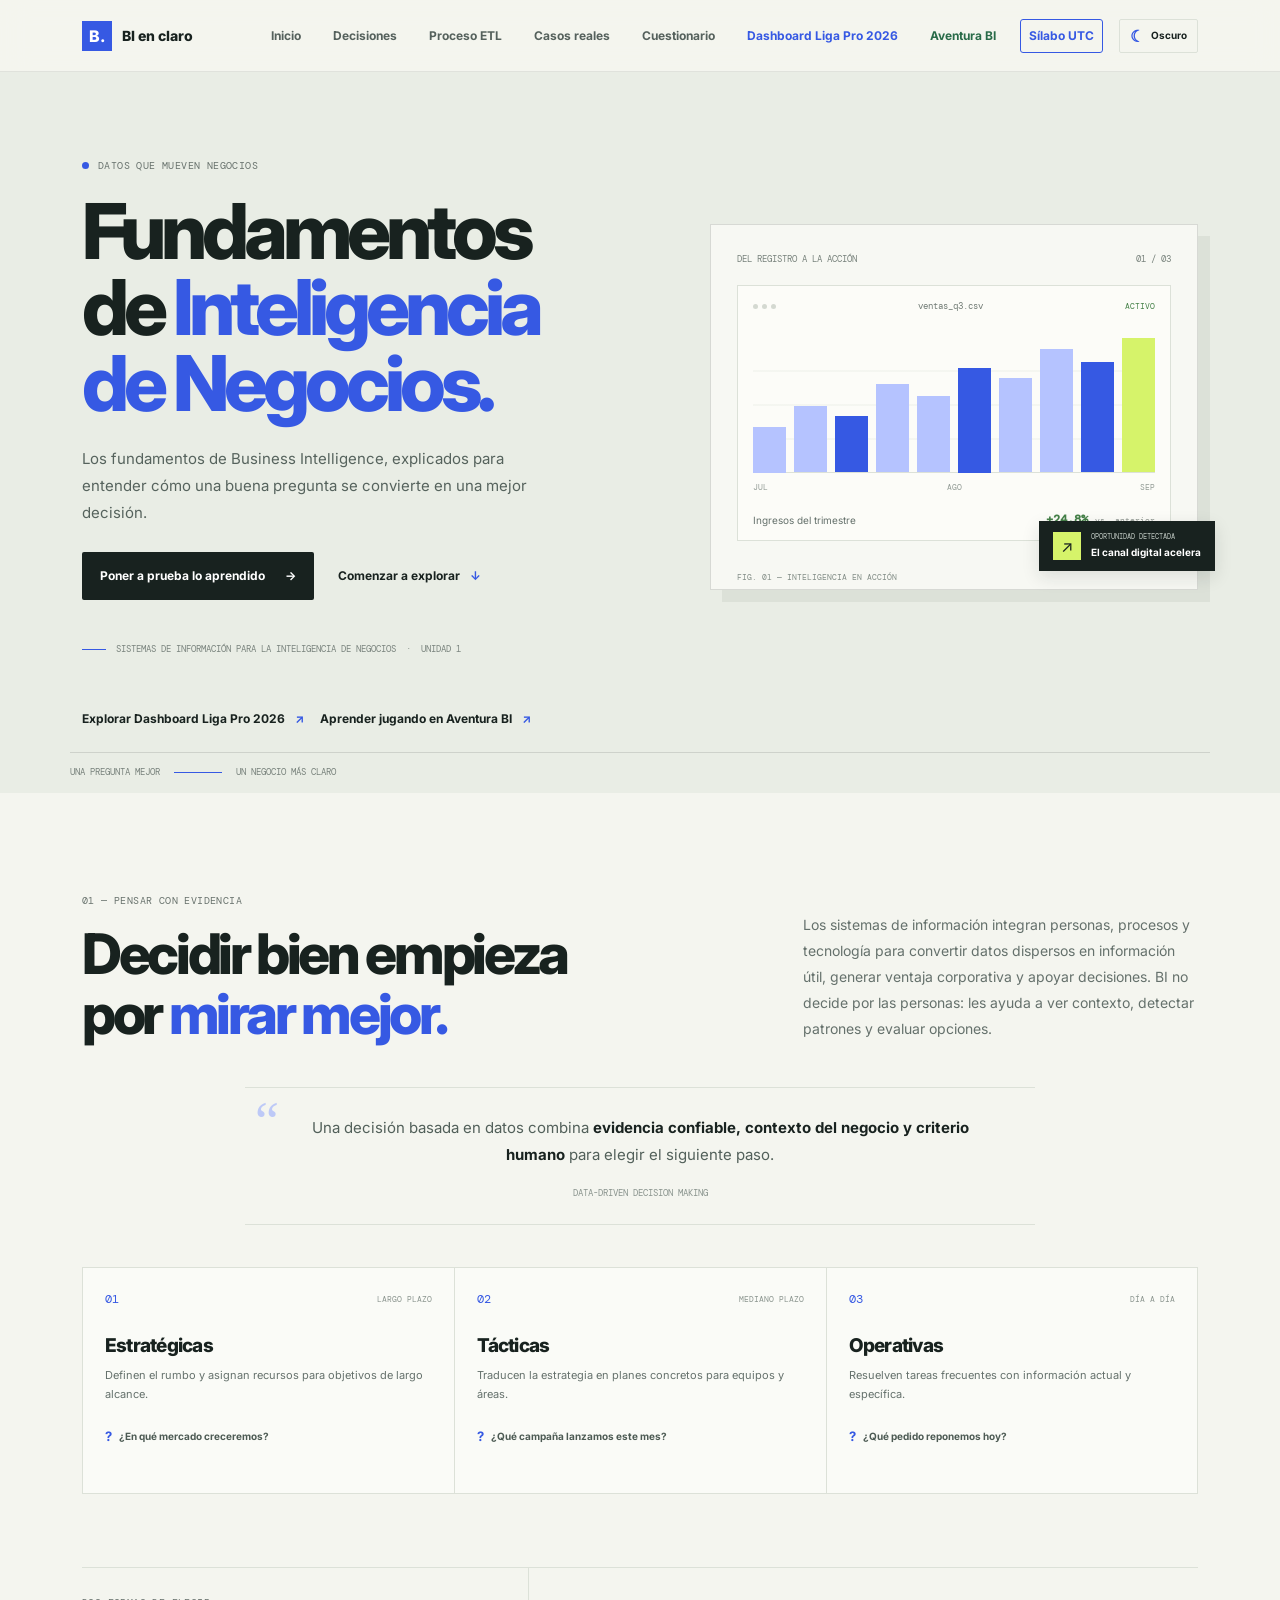
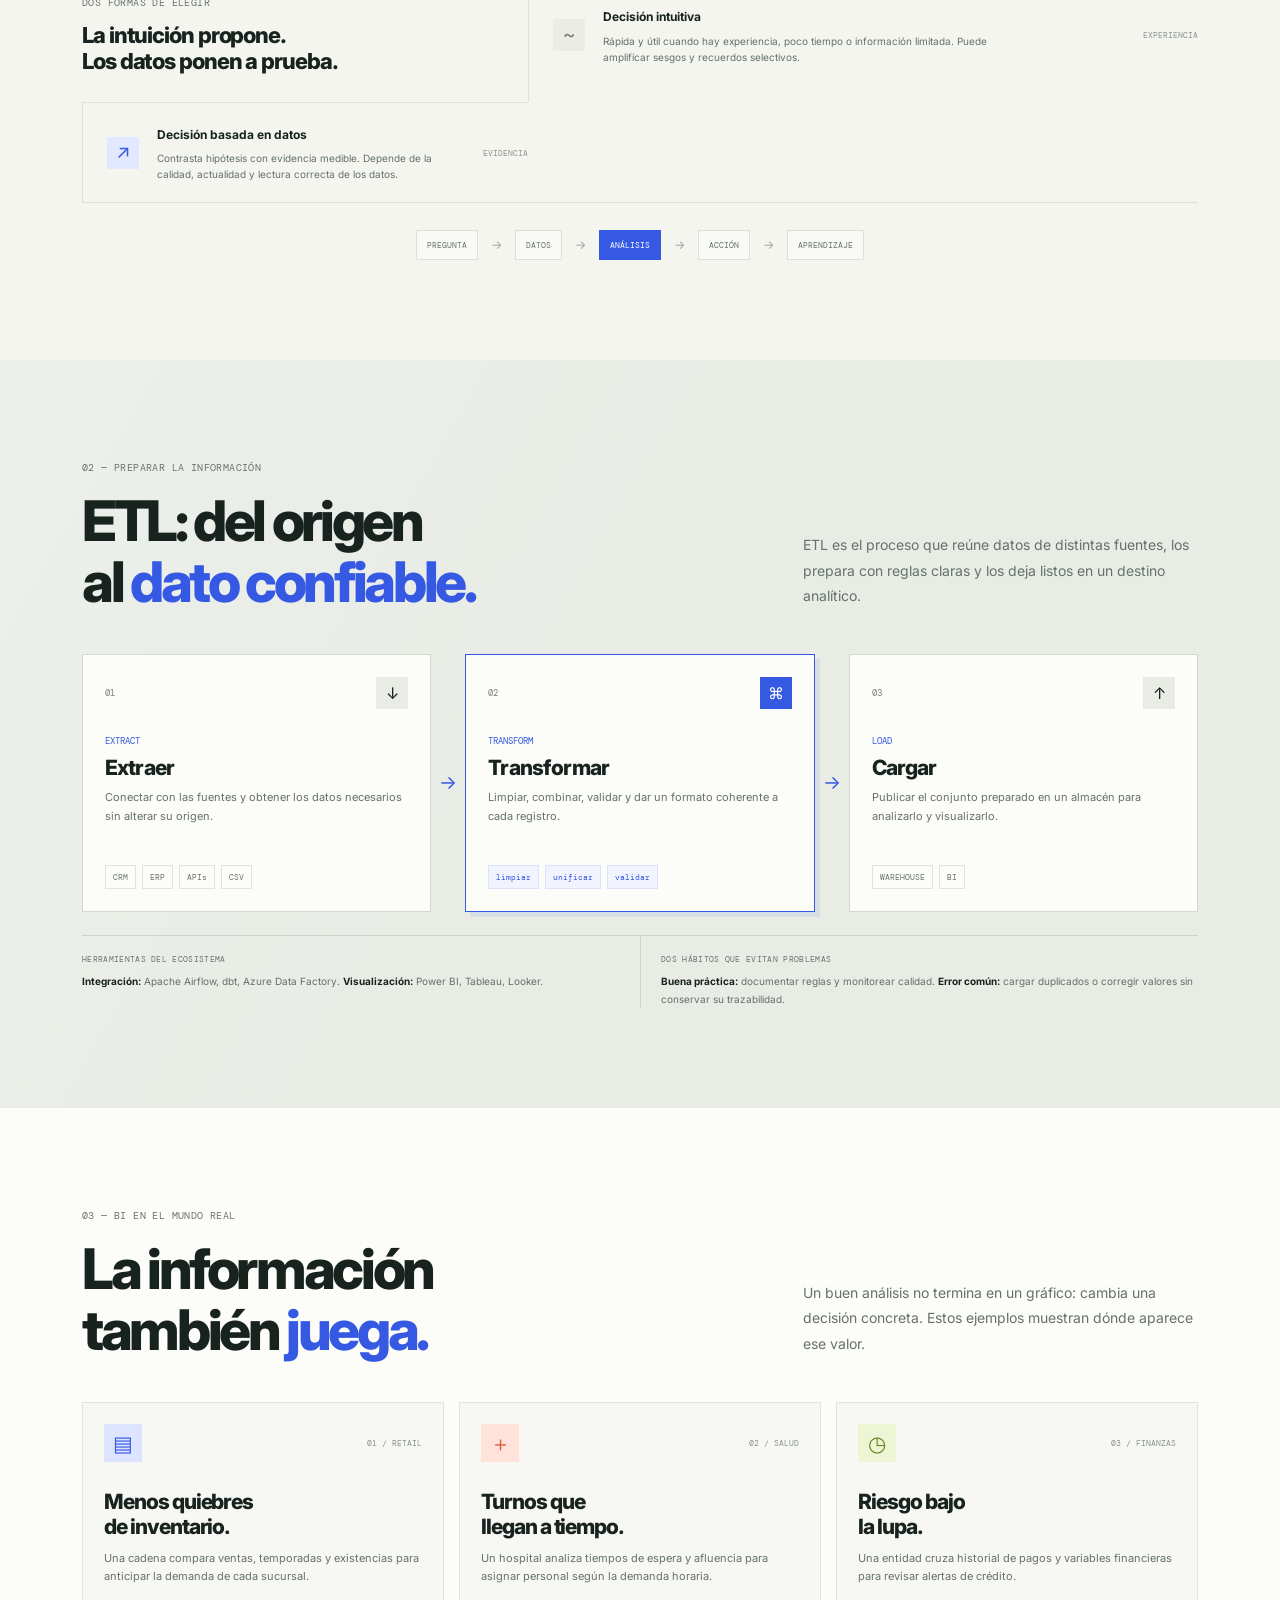
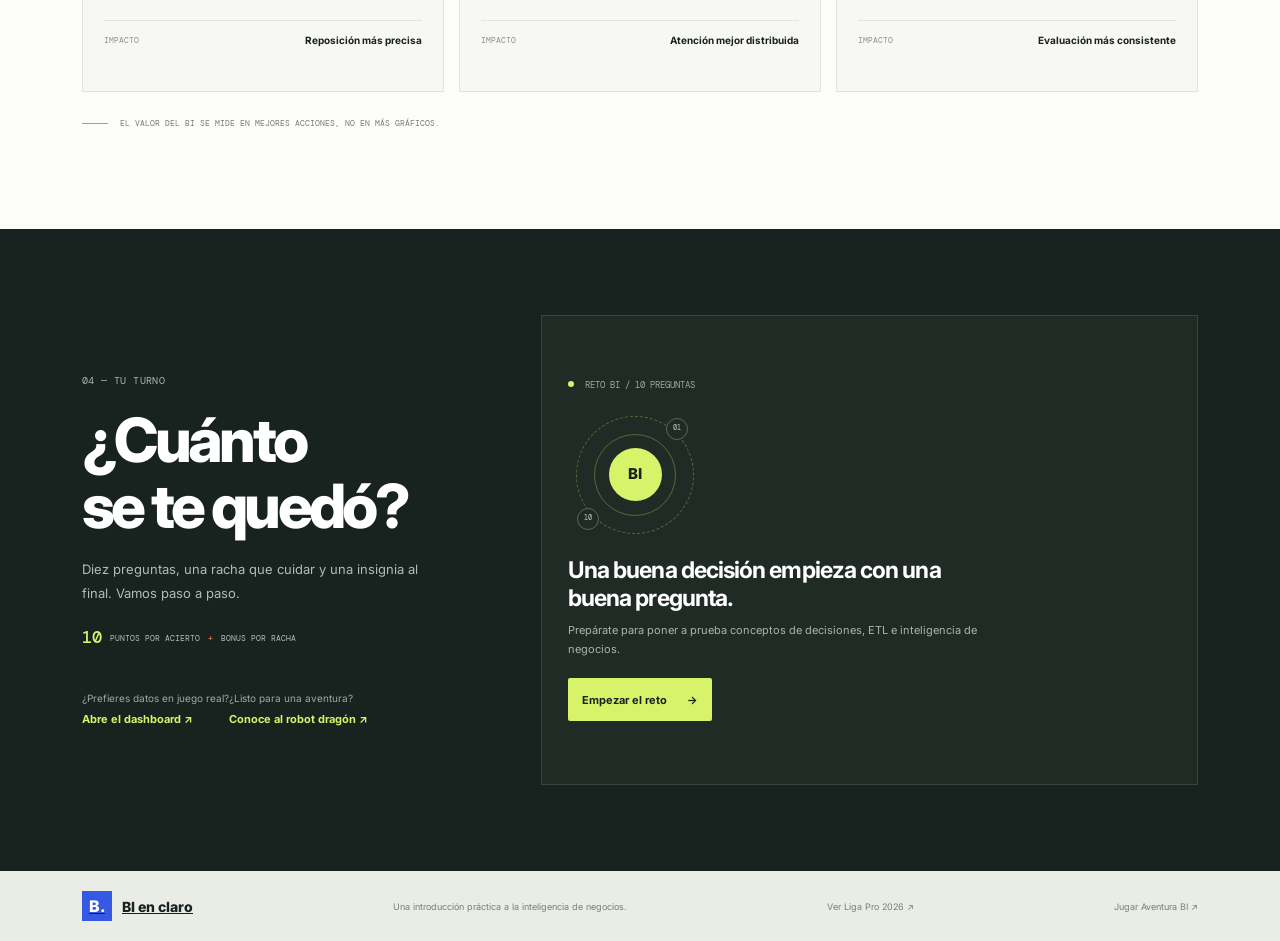
<file: index.html>
<!doctype html>
<html lang="es">
<head>
	<meta charset="utf-8">
	<meta name="viewport" content="width=device-width, initial-scale=1">
	<meta name="theme-color" content="#f4f5ef">
	<meta name="description" content="Aprende los fundamentos de Business Intelligence: decisiones basadas en datos, procesos ETL y visualización interactiva.">
	<title>BI en claro | Fundamentos de Business Intelligence</title>
	<link rel="icon" href="img/favicon.svg" type="image/svg+xml">
	<link rel="preconnect" href="https://fonts.googleapis.com">
	<link rel="preconnect" href="https://fonts.gstatic.com" crossorigin>
	<link href="https://fonts.googleapis.com/css2?family=DM+Mono:wght@400;500&family=Inter:wght@400;500;600;700;800&display=swap" rel="stylesheet">
	<link href="https://cdn.jsdelivr.net/npm/bootstrap@5.3.3/dist/css/bootstrap.min.css" rel="stylesheet">
	<link rel="stylesheet" href="css/styles.css">
</head>
<body>
	<nav class="navbar navbar-expand-lg site-nav sticky-top" aria-label="Navegación principal">
		<div class="container">
			<a class="navbar-brand brand-mark" href="#inicio"><span class="brand-symbol" aria-hidden="true">B.</span> BI en claro</a>
			<button class="navbar-toggler" type="button" data-bs-toggle="collapse" data-bs-target="#mainNavigation" aria-controls="mainNavigation" aria-expanded="false" aria-label="Abrir navegación"><span class="navbar-toggler-icon"></span></button>
			<div class="collapse navbar-collapse" id="mainNavigation">
				<ul class="navbar-nav ms-auto align-items-lg-center gap-lg-3">
					<li class="nav-item"><a class="nav-link" href="index.html">Inicio</a></li>
					<li class="nav-item"><a class="nav-link" href="#decisiones">Decisiones</a></li>
					<li class="nav-item"><a class="nav-link" href="#etl">Proceso ETL</a></li>
					<li class="nav-item"><a class="nav-link" href="#casos">Casos reales</a></li>
					<li class="nav-item"><a class="nav-link" href="#quiz">Cuestionario</a></li>
					<li class="nav-item"><a class="nav-link nav-dashboard" href="dashboard.html">Dashboard Liga Pro 2026</a></li>
					<li class="nav-item"><a class="nav-link nav-game" href="juego.html">Aventura BI</a></li>
					<li class="nav-item"><a class="nav-link nav-syllabus" href="silabo.html">Sílabo UTC</a></li>
					<li class="nav-item"><button class="theme-toggle" type="button" data-theme-toggle aria-label="Cambiar a tema oscuro" title="Cambiar a tema oscuro"><span class="theme-toggle-icon" aria-hidden="true">☾</span><span data-theme-label>Oscuro</span></button></li>
				</ul>
			</div>
		</div>
	</nav>

	<main>
		<section class="hero-section" id="inicio">
			<div class="container hero-grid">
				<div class="hero-copy">
					<p class="eyebrow"><span class="eyebrow-dot"></span> DATOS QUE MUEVEN NEGOCIOS</p>
					<h1>Fundamentos<br>de <span>Inteligencia<br>de Negocios.</span></h1>
					<p class="hero-lede">Los fundamentos de Business Intelligence, explicados para entender cómo una buena pregunta se convierte en una mejor decisión.</p>
					<div class="hero-actions">
						<a class="btn btn-ink" href="#quiz">Poner a prueba lo aprendido <span aria-hidden="true">→</span></a>
						<a class="text-link" href="#decisiones">Comenzar a explorar <span aria-hidden="true">↓</span></a>
					</div>
					<div class="hero-meta"><span class="meta-rule"></span> SISTEMAS DE INFORMACIÓN PARA LA INTELIGENCIA DE NEGOCIOS <span>·</span> UNIDAD 1</div>
				</div>
				<div class="hero-visual" aria-label="Ilustración de un flujo de datos que se transforma en una decisión">
					<div class="visual-topline"><span>DEL REGISTRO A LA ACCIÓN</span><span>01 / 03</span></div>
					<div class="data-window">
						<div class="window-head"><span class="window-dots"><i></i><i></i><i></i></span><span>ventas_q3.csv</span><span class="window-status">ACTIVO</span></div>
						<div class="chart-bars" aria-hidden="true"><span style="--bar:34%"></span><span style="--bar:49%"></span><span style="--bar:42%"></span><span style="--bar:66%"></span><span style="--bar:57%"></span><span style="--bar:78%"></span><span style="--bar:70%"></span><span style="--bar:92%"></span><span style="--bar:82%"></span><span style="--bar:100%"></span></div>
						<div class="chart-axis"><span>JUL</span><span>AGO</span><span>SEP</span></div>
						<div class="chart-caption"><span>Ingresos del trimestre</span><strong>+24.8% <small>vs. anterior</small></strong></div>
					</div>
					<div class="insight-tag"><span class="insight-icon" aria-hidden="true">↗</span><span><small>OPORTUNIDAD DETECTADA</small><strong>El canal digital acelera</strong></span></div>
					<span class="visual-index">FIG. 01 — INTELIGENCIA EN ACCIÓN</span>
				</div>
			</div>
			<div class="container d-flex flex-wrap gap-3 pb-4">
				<a class="text-link" href="dashboard.html">Explorar Dashboard Liga Pro 2026 <span aria-hidden="true">↗</span></a>
				<a class="text-link" href="juego.html">Aprender jugando en Aventura BI <span aria-hidden="true">↗</span></a>
			</div>
			<div class="hero-bottom container"><span>UNA PREGUNTA MEJOR</span><span class="hero-bottom-line"></span><span>UN NEGOCIO MÁS CLARO</span></div>
		</section>

		<section class="content-section decision-section" id="decisiones">
			<div class="container">
				<div class="section-heading section-heading-split">
					<div><p class="eyebrow">01 — PENSAR CON EVIDENCIA</p><h2>Decidir bien empieza<br>por <em>mirar mejor.</em></h2></div>
					<p class="section-intro">Los sistemas de información integran personas, procesos y tecnología para convertir datos dispersos en información útil, generar ventaja corporativa y apoyar decisiones. BI no decide por las personas: les ayuda a ver contexto, detectar patrones y evaluar opciones.</p>
				</div>
				<div class="decision-definition"><span class="definition-mark">“</span><p>Una decisión basada en datos combina <strong>evidencia confiable, contexto del negocio y criterio humano</strong> para elegir el siguiente paso.</p><span class="definition-caption">DATA-DRIVEN DECISION MAKING</span></div>
				<div class="decision-levels">
					<article class="level-card level-strategy"><div class="level-top"><span class="level-number">01</span><span class="level-horizon">LARGO PLAZO</span></div><h3>Estratégicas</h3><p>Definen el rumbo y asignan recursos para objetivos de largo alcance.</p><div class="level-example"><span>?</span> ¿En qué mercado creceremos?</div></article>
					<article class="level-card level-tactics"><div class="level-top"><span class="level-number">02</span><span class="level-horizon">MEDIANO PLAZO</span></div><h3>Tácticas</h3><p>Traducen la estrategia en planes concretos para equipos y áreas.</p><div class="level-example"><span>?</span> ¿Qué campaña lanzamos este mes?</div></article>
					<article class="level-card level-operations"><div class="level-top"><span class="level-number">03</span><span class="level-horizon">DÍA A DÍA</span></div><h3>Operativas</h3><p>Resuelven tareas frecuentes con información actual y específica.</p><div class="level-example"><span>?</span> ¿Qué pedido reponemos hoy?</div></article>
				</div>
				<div class="comparison-block">
					<div class="comparison-title"><p class="eyebrow">DOS FORMAS DE ELEGIR</p><h3>La intuición propone.<br>Los datos ponen a prueba.</h3></div>
					<div class="comparison-row intuition-row"><span class="comparison-symbol" aria-hidden="true">~</span><div><strong>Decisión intuitiva</strong><p>Rápida y útil cuando hay experiencia, poco tiempo o información limitada. Puede amplificar sesgos y recuerdos selectivos.</p></div><span class="comparison-label">EXPERIENCIA</span></div>
					<div class="comparison-row data-row"><span class="comparison-symbol" aria-hidden="true">↗</span><div><strong>Decisión basada en datos</strong><p>Contrasta hipótesis con evidencia medible. Depende de la calidad, actualidad y lectura correcta de los datos.</p></div><span class="comparison-label">EVIDENCIA</span></div>
				</div>
				<div class="decision-flow" aria-label="Flujo de una decisión informada: pregunta, datos, análisis, acción y aprendizaje">
					<span class="flow-node">PREGUNTA</span><span class="flow-arrow" aria-hidden="true">→</span><span class="flow-node">DATOS</span><span class="flow-arrow" aria-hidden="true">→</span><span class="flow-node flow-node-active">ANÁLISIS</span><span class="flow-arrow" aria-hidden="true">→</span><span class="flow-node">ACCIÓN</span><span class="flow-arrow" aria-hidden="true">→</span><span class="flow-node">APRENDIZAJE</span>
				</div>
			</div>
		</section>

		<section class="content-section etl-section" id="etl">
			<div class="container">
				<div class="section-heading section-heading-split">
					<div><p class="eyebrow">02 — PREPARAR LA INFORMACIÓN</p><h2>ETL: del origen<br>al <em>dato confiable.</em></h2></div>
					<p class="section-intro">ETL es el proceso que reúne datos de distintas fuentes, los prepara con reglas claras y los deja listos en un destino analítico.</p>
				</div>
				<div class="etl-flow" aria-label="Proceso ETL: extracción, transformación y carga">
					<article class="etl-step"><div class="etl-step-head"><span class="etl-step-index">01</span><span class="etl-step-icon" aria-hidden="true">↓</span></div><p class="etl-verb">EXTRACT</p><h3>Extraer</h3><p>Conectar con las fuentes y obtener los datos necesarios sin alterar su origen.</p><div class="etl-source-list"><span>CRM</span><span>ERP</span><span>APIs</span><span>CSV</span></div></article>
					<span class="etl-connector" aria-hidden="true">→</span>
					<article class="etl-step etl-step-featured"><div class="etl-step-head"><span class="etl-step-index">02</span><span class="etl-step-icon" aria-hidden="true">⌘</span></div><p class="etl-verb">TRANSFORM</p><h3>Transformar</h3><p>Limpiar, combinar, validar y dar un formato coherente a cada registro.</p><div class="etl-transform-tags"><span>limpiar</span><span>unificar</span><span>validar</span></div></article>
					<span class="etl-connector" aria-hidden="true">→</span>
					<article class="etl-step"><div class="etl-step-head"><span class="etl-step-index">03</span><span class="etl-step-icon" aria-hidden="true">↑</span></div><p class="etl-verb">LOAD</p><h3>Cargar</h3><p>Publicar el conjunto preparado en un almacén para analizarlo y visualizarlo.</p><div class="etl-source-list"><span>WAREHOUSE</span><span>BI</span></div></article>
				</div>
				<div class="etl-notes">
					<div class="etl-note"><p class="eyebrow">HERRAMIENTAS DEL ECOSISTEMA</p><p><strong>Integración:</strong> Apache Airflow, dbt, Azure Data Factory. <strong>Visualización:</strong> Power BI, Tableau, Looker.</p></div>
					<div class="etl-note etl-note-warning"><p class="eyebrow">DOS HÁBITOS QUE EVITAN PROBLEMAS</p><p><strong>Buena práctica:</strong> documentar reglas y monitorear calidad. <strong>Error común:</strong> cargar duplicados o corregir valores sin conservar su trazabilidad.</p></div>
				</div>
			</div>
		</section>

		<section class="content-section cases-section" id="casos">
			<div class="container">
				<div class="section-heading section-heading-split">
					<div><p class="eyebrow">03 — BI EN EL MUNDO REAL</p><h2>La información<br>también <em>juega.</em></h2></div>
					<p class="section-intro">Un buen análisis no termina en un gráfico: cambia una decisión concreta. Estos ejemplos muestran dónde aparece ese valor.</p>
				</div>
				<div class="case-grid">
					<article class="case-card"><div class="case-card-top"><span class="case-icon" aria-hidden="true">▤</span><span class="case-sector">01 / RETAIL</span></div><h3>Menos quiebres<br>de inventario.</h3><p>Una cadena compara ventas, temporadas y existencias para anticipar la demanda de cada sucursal.</p><div class="case-outcome"><span>IMPACTO</span><strong>Reposición más precisa</strong></div></article>
					<article class="case-card"><div class="case-card-top"><span class="case-icon case-icon-coral" aria-hidden="true">＋</span><span class="case-sector">02 / SALUD</span></div><h3>Turnos que<br>llegan a tiempo.</h3><p>Un hospital analiza tiempos de espera y afluencia para asignar personal según la demanda horaria.</p><div class="case-outcome"><span>IMPACTO</span><strong>Atención mejor distribuida</strong></div></article>
					<article class="case-card"><div class="case-card-top"><span class="case-icon case-icon-lime" aria-hidden="true">◷</span><span class="case-sector">03 / FINANZAS</span></div><h3>Riesgo bajo<br>la lupa.</h3><p>Una entidad cruza historial de pagos y variables financieras para revisar alertas de crédito.</p><div class="case-outcome"><span>IMPACTO</span><strong>Evaluación más consistente</strong></div></article>
				</div>
				<div class="case-footnote"><span class="footnote-line"></span> EL VALOR DEL BI SE MIDE EN MEJORES ACCIONES, NO EN MÁS GRÁFICOS.</div>
			</div>
		</section>

		<section class="quiz-section" id="quiz">
			<div class="container quiz-layout">
				<div class="quiz-intro"><p class="eyebrow">04 — TU TURNO</p><h2>¿Cuánto<br>se te quedó?</h2><p>Diez preguntas, una racha que cuidar y una insignia al final. Vamos paso a paso.</p><div class="quiz-score-key"><span>10</span> PUNTOS POR ACIERTO <span class="key-plus">+</span> BONUS POR RACHA</div><a class="quiz-dashboard-link" href="dashboard.html">¿Prefieres datos en juego real? <strong>Abre el dashboard ↗</strong></a><a class="quiz-dashboard-link" href="juego.html">¿Listo para una aventura? <strong>Conoce al robot dragón ↗</strong></a></div>
				<div class="quiz-panel" id="quizPanel" aria-live="polite">
					<div class="quiz-start" id="quizStart"><div class="quiz-card-label"><span class="quiz-live-dot"></span> RETO BI / 10 PREGUNTAS</div><div class="quiz-start-art" aria-hidden="true"><span class="art-ring ring-one"></span><span class="art-ring ring-two"></span><span class="art-core">BI</span><span class="art-orbit orbit-one">01</span><span class="art-orbit orbit-two">10</span></div><h3>Una buena decisión empieza con una buena pregunta.</h3><p>Prepárate para poner a prueba conceptos de decisiones, ETL e inteligencia de negocios.</p><button class="btn btn-quiz" id="startQuiz" type="button">Empezar el reto <span aria-hidden="true">→</span></button></div>
					<div class="quiz-play" id="quizPlay" hidden>
						<div class="quiz-play-top"><span class="quiz-card-label">RETO BI / <span id="questionNumber">01</span> DE 10</span><span class="quiz-live-score"><span id="scoreValue">0</span> PTS <i>·</i> RACHA <span id="streakValue">0</span></span></div>
						<div class="progress quiz-progress" role="progressbar" aria-label="Progreso del cuestionario" aria-valuemin="0" aria-valuemax="10" aria-valuenow="0"><div class="progress-bar" id="progressBar"></div></div>
						<p class="question-category" id="questionCategory">DECISIONES</p><h3 class="question-text" id="questionText"></h3><div class="answer-list" id="answerList"></div><div class="quiz-feedback" id="quizFeedback" role="status" hidden></div><button class="btn btn-quiz quiz-next" id="nextQuestion" type="button" hidden>Siguiente pregunta <span aria-hidden="true">→</span></button>
					</div>
					<div class="quiz-result" id="quizResult" hidden>
						<div class="quiz-card-label">RETO COMPLETADO / RESULTADO FINAL</div><div class="result-medal" id="resultMedal" aria-hidden="true">★</div><p class="question-category">TU RESULTADO</p><h3 id="resultTitle">¡Buen trabajo!</h3><p class="result-message" id="resultMessage"></p><div class="result-score"><strong id="finalScore">0</strong><span>PUNTOS<br>DE 145</span></div><div class="result-stats"><div><strong id="correctAnswers">0 / 10</strong><span>ACERTADAS</span></div><div><strong id="bestStreak">0</strong><span>MEJOR RACHA</span></div></div><button class="btn btn-quiz" id="restartQuiz" type="button">Intentarlo de nuevo <span aria-hidden="true">↻</span></button></div>
				</div>
			</div>
		</section>
	</main>

	<footer class="site-footer"><div class="container footer-content"><a class="brand-mark" href="index.html"><span class="brand-symbol" aria-hidden="true">B.</span> BI en claro</a><span>Una introducción práctica a la inteligencia de negocios.</span><a href="dashboard.html">Ver Liga Pro 2026 ↗</a><a href="juego.html">Jugar Aventura BI ↗</a></div></footer>
	<script src="https://cdn.jsdelivr.net/npm/bootstrap@5.3.3/dist/js/bootstrap.bundle.min.js"></script>
	<script src="js/quiz.js" defer></script>
	<script src="js/theme.js" defer></script>
</body>
</html>
</file>
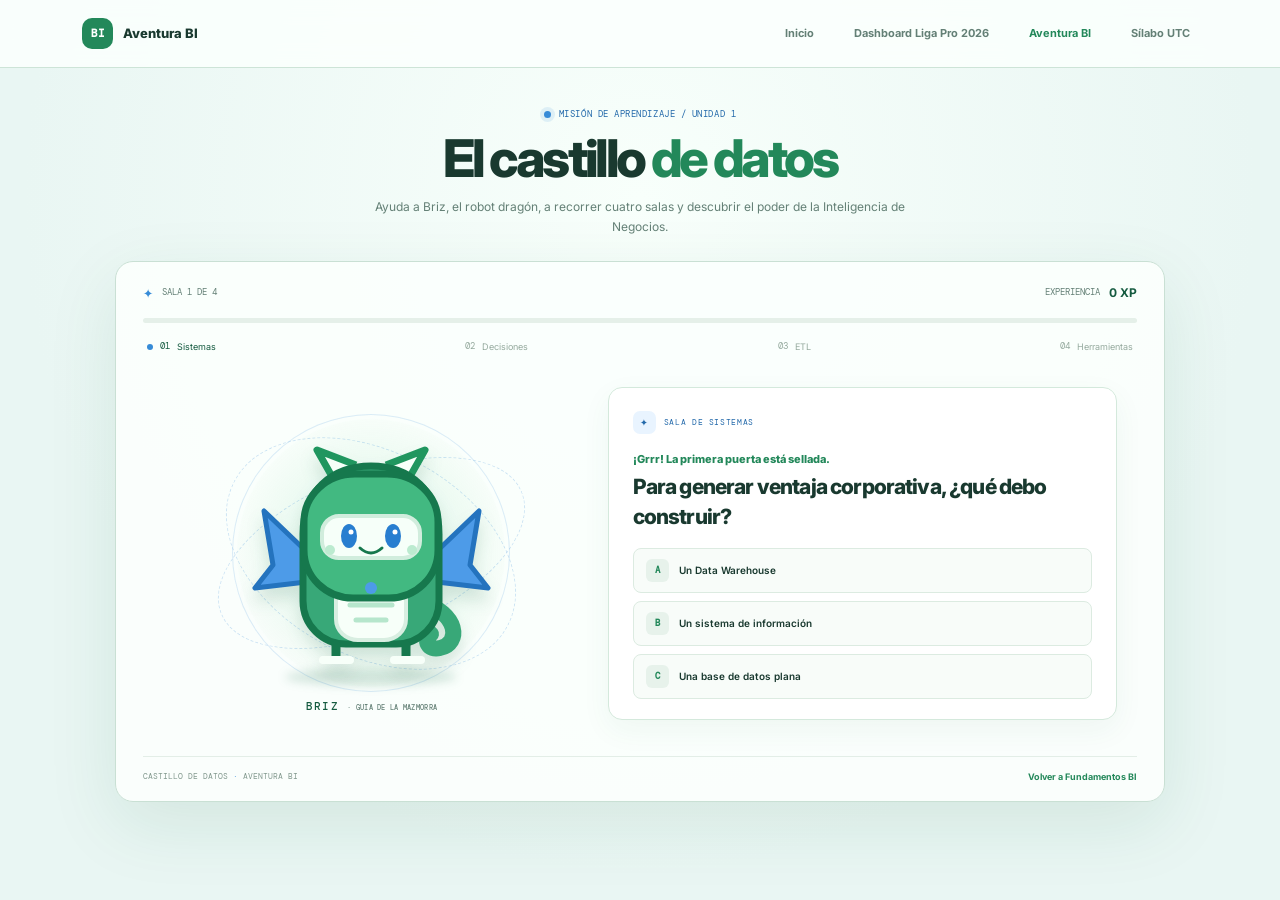
<file: juego.html>
<!doctype html>
<html lang="es">
<head>
  <meta charset="utf-8">
  <meta name="viewport" content="width=device-width, initial-scale=1">
  <meta name="theme-color" content="#e9f6f3">
  <meta name="description" content="Acompaña al robot dragón en cuatro salas mágicas y aprende fundamentos de Inteligencia de Negocios.">
  <title>Aventura BI | El castillo de datos</title>
  <link rel="icon" href="img/favicon.svg" type="image/svg+xml">
  <link rel="preconnect" href="https://fonts.googleapis.com">
  <link rel="preconnect" href="https://fonts.gstatic.com" crossorigin>
  <link href="https://fonts.googleapis.com/css2?family=DM+Mono:wght@400;500&family=Inter:wght@400;500;600;700;800&display=swap" rel="stylesheet">
  <link href="https://cdn.jsdelivr.net/npm/bootstrap@5.3.3/dist/css/bootstrap.min.css" rel="stylesheet">
  <link rel="stylesheet" href="css/juego.css">
</head>
<body>
  <nav class="navbar navbar-expand-lg adventure-nav" aria-label="Navegación principal">
    <div class="container">
      <a class="navbar-brand adventure-brand" href="index.html"><span class="adventure-brand-mark" aria-hidden="true">BI</span>Aventura BI</a>
      <button class="navbar-toggler" type="button" data-bs-toggle="collapse" data-bs-target="#adventureNavigation" aria-controls="adventureNavigation" aria-expanded="false" aria-label="Abrir navegación"><span class="navbar-toggler-icon"></span></button>
      <div class="collapse navbar-collapse" id="adventureNavigation">
        <ul class="navbar-nav ms-auto align-items-lg-center gap-lg-4">
          <li class="nav-item"><a class="nav-link" href="index.html">Inicio</a></li>
          <li class="nav-item"><a class="nav-link" href="dashboard.html">Dashboard Liga Pro 2026</a></li>
          <li class="nav-item"><a class="nav-link active" href="juego.html" aria-current="page">Aventura BI</a></li>
          <li class="nav-item"><a class="nav-link" href="silabo.html">Sílabo UTC</a></li>
        </ul>
      </div>
    </div>
  </nav>

  <main class="adventure-main">
    <section class="adventure-heading container">
      <p class="adventure-kicker"><span></span> MISIÓN DE APRENDIZAJE / UNIDAD 1</p>
      <h1>El castillo <em>de datos</em></h1>
      <p>Ayuda a Briz, el robot dragón, a recorrer cuatro salas y descubrir el poder de la Inteligencia de Negocios.</p>
    </section>

    <section class="game-shell container" aria-label="Aventura interactiva de Inteligencia de Negocios">
      <div class="game-topbar">
        <div class="room-status"><span class="status-gem" aria-hidden="true">✦</span><span id="roomLabel">SALA 1 DE 4</span></div>
        <div class="xp-status"><span>EXPERIENCIA</span><strong><span id="xpValue">0</span> XP</strong></div>
      </div>
      <div class="game-progress" role="progressbar" aria-label="Progreso de la aventura" aria-valuemin="0" aria-valuemax="4" aria-valuenow="0">
        <div id="gameProgressBar"></div>
      </div>
      <div class="room-track" aria-label="Salas de la aventura">
        <span class="room-marker is-current" data-room-marker="0">01 <small>Sistemas</small></span>
        <span class="room-marker" data-room-marker="1">02 <small>Decisiones</small></span>
        <span class="room-marker" data-room-marker="2">03 <small>ETL</small></span>
        <span class="room-marker" data-room-marker="3">04 <small>Herramientas</small></span>
      </div>

      <div class="game-room" id="gameRoom">
        <div class="dragon-side">
          <div class="room-orbit orbit-a" aria-hidden="true"></div>
          <div class="room-orbit orbit-b" aria-hidden="true"></div>
          <div class="dragon-scene" id="dragonScene" data-mood="happy">
            <div class="dragon-shadow"></div>
            <svg class="dragon-svg" viewBox="0 0 260 250" role="img" aria-labelledby="dragonTitle dragonDescription">
              <title id="dragonTitle">Briz, el robot dragón</title>
              <desc id="dragonDescription">Pequeño dragón robot verde con panza blanca, ojos y alas azules.</desc>
              <path class="dragon-tail" d="M180 174c38 11 40 42 19 46-12 3-17-8-9-14" fill="none" stroke="#38a878" stroke-width="16" stroke-linecap="round"/>
              <path class="dragon-wing" d="M67 125 23 83l9 54-18 23 51-6zm127 0 44-42-9 54 18 23-51-6z" fill="#4d9be8" stroke="#2473be" stroke-width="5" stroke-linejoin="round"/>
              <path d="m93 52-17-30 39 15m52 15 17-30-39 15" fill="#f7fff9" stroke="#20965f" stroke-width="7" stroke-linejoin="round"/>
              <path class="dragon-body" d="M62 106c0-42 28-68 68-68s68 26 68 68v67c0 24-19 43-43 43h-50c-24 0-43-19-43-43z" fill="#38a878" stroke="#16784d" stroke-width="7"/>
              <path d="M95 143c0-16 15-28 35-28s35 12 35 28v48c0 12-10 21-22 21h-26c-12 0-22-9-22-21z" fill="#f7fff9" stroke="#d8eee1" stroke-width="4"/>
              <path d="M63 94c0-27 23-48 51-48h32c28 0 51 21 51 48v28c0 27-22 48-49 48h-36c-27 0-49-21-49-48z" fill="#42b981" stroke="#16784d" stroke-width="7"/>
              <rect x="81" y="88" width="98" height="42" rx="17" fill="#f6fff9" stroke="#d1eddd" stroke-width="4"/>
              <g class="dragon-eyes">
                <ellipse cx="108" cy="108" rx="8" ry="12" fill="#287ed0"/>
                <ellipse cx="152" cy="108" rx="8" ry="12" fill="#287ed0"/>
                <circle cx="110" cy="104" r="2.5" fill="white"/>
                <circle cx="154" cy="104" r="2.5" fill="white"/>
              </g>
              <path class="dragon-smile" d="M119 120q11 10 22 0" fill="none" stroke="#16784d" stroke-width="3" stroke-linecap="round"/>
              <circle cx="89" cy="122" r="5" fill="#bcebd0"/>
              <circle cx="171" cy="122" r="5" fill="#bcebd0"/>
              <path d="M109 177h42m-36 15h30" stroke="#b6e6cc" stroke-width="5" stroke-linecap="round"/>
              <circle cx="130" cy="160" r="6" fill="#4d9be8"/>
              <path d="M95 217v13m70-13v13" stroke="#16784d" stroke-width="9" stroke-linecap="round"/>
              <path d="M82 232h27m44 0h27" stroke="#f7fff9" stroke-width="8" stroke-linecap="round"/>
            </svg>
            <div class="blue-flame" aria-hidden="true"><span></span><span></span><span></span></div>
            <span class="dragon-spark spark-one" aria-hidden="true">✦</span>
            <span class="dragon-spark spark-two" aria-hidden="true">✧</span>
          </div>
          <div class="dragon-name">BRIZ <span>· GUÍA DE LA MAZMORRA</span></div>
        </div>

        <div class="dialogue-side">
          <div class="dialogue-card">
            <div class="dialogue-topline"><span class="dialogue-icon" aria-hidden="true">✦</span><span id="roomTopic">SALA DE SISTEMAS</span></div>
            <p class="dragon-greeting" id="dragonGreeting">¡Hola, explorador!</p>
            <h2 id="roomQuestion">Cargando la primera misión...</h2>
            <p class="answer-hint" id="answerHint" hidden></p>
            <div class="choice-list" id="choiceList" aria-label="Opciones de respuesta"></div>
            <p class="game-feedback" id="gameFeedback" role="status" aria-live="polite" hidden></p>
            <button class="continue-button" id="continueButton" type="button" hidden>Entrar a la siguiente sala <span aria-hidden="true">→</span></button>
          </div>
        </div>
      </div>

      <section class="victory-screen" id="victoryScreen" aria-live="polite" hidden>
        <div class="victory-art" aria-hidden="true">✦</div>
        <p class="adventure-kicker">MISIÓN COMPLETADA</p>
        <h2>¡El castillo es tuyo!</h2>
        <p class="victory-copy">Briz está orgulloso de ti. Has reunido <strong><span id="finalXp">100</span> XP</strong> y aprendido cuatro ideas clave:</p>
        <ul class="learning-recap">
          <li><strong>Sistemas de información</strong><span>Conectan personas, procesos y tecnología para crear valor.</span></li>
          <li><strong>Decisiones basadas en datos</strong><span>La evidencia orienta la acción junto con el contexto y el criterio humano.</span></li>
          <li><strong>Transformación ETL</strong><span>Limpiar y validar convierte los datos en información útil.</span></li>
          <li><strong>Herramientas BI</strong><span>Power BI permite explorar datos y comunicar hallazgos con dashboards.</span></li>
        </ul>
        <a class="return-link" href="index.html">Repasar los fundamentos <span aria-hidden="true">↗</span></a>
        <button class="restart-button" id="restartGame" type="button">Jugar otra vez ↻</button>
      </section>
      <footer class="game-footer"><span>CASTILLO DE DATOS <i>·</i> AVENTURA BI</span><a href="index.html">Volver a Fundamentos BI</a></footer>
    </section>
  </main>
  <script src="https://cdn.jsdelivr.net/npm/bootstrap@5.3.3/dist/js/bootstrap.bundle.min.js"></script>
  <script src="js/juego.js" defer></script>
</body>
</html>
</file>
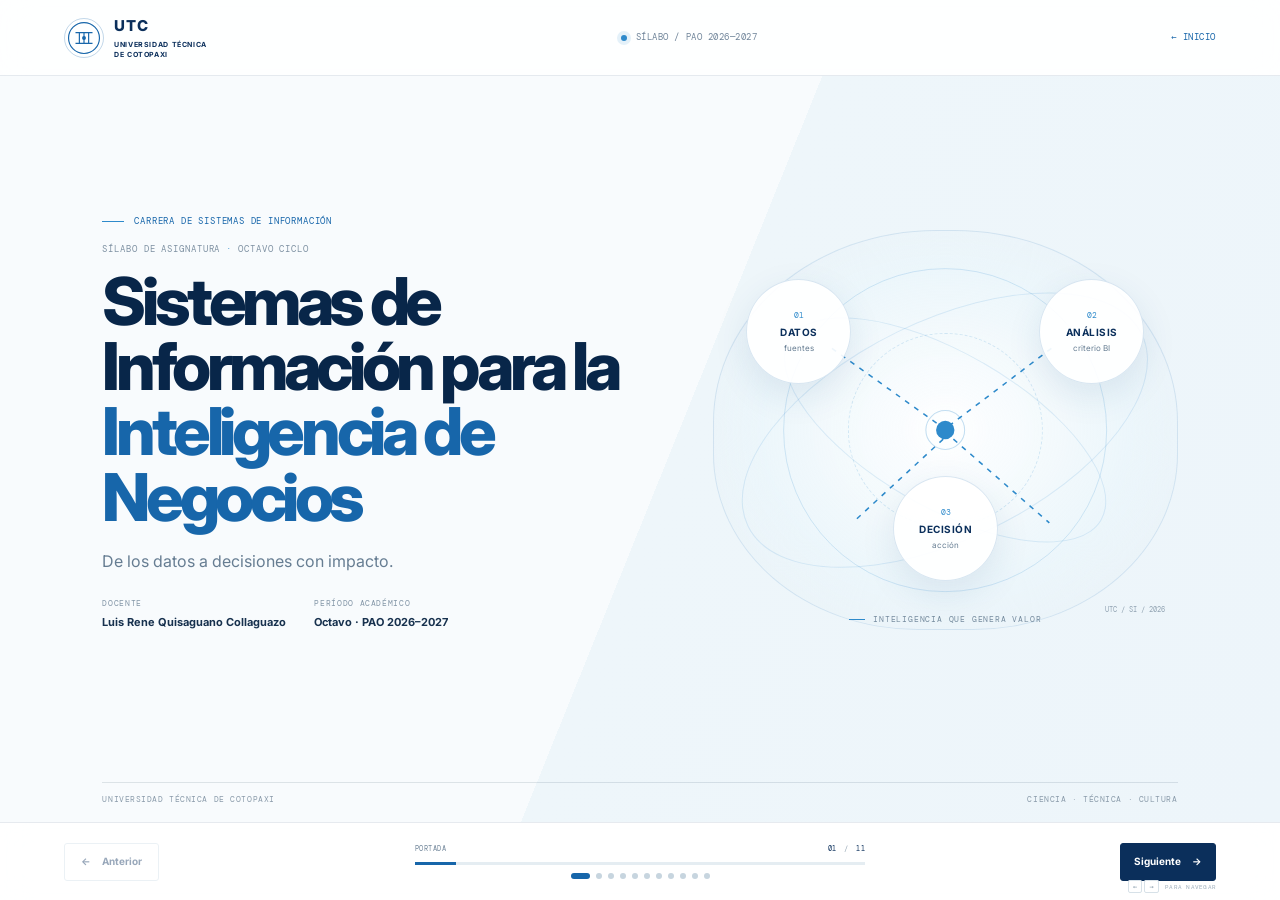
<file: silabo.html>
<!doctype html>
<html lang="es">
<head>
  <meta charset="utf-8">
  <meta name="viewport" content="width=device-width, initial-scale=1">
  <meta name="theme-color" content="#0b2f5b">
  <meta name="description" content="Presentación interactiva del sílabo de Sistemas de Información para la Inteligencia de Negocios de la Universidad Técnica de Cotopaxi.">
  <title>Sílabo BI | Universidad Técnica de Cotopaxi</title>
  <link rel="preconnect" href="https://fonts.googleapis.com">
  <link rel="preconnect" href="https://fonts.gstatic.com" crossorigin>
  <link href="https://fonts.googleapis.com/css2?family=DM+Mono:wght@400;500&family=Inter:wght@400;500;600;700;800&display=swap" rel="stylesheet">
  <link href="https://cdn.jsdelivr.net/npm/bootstrap@5.3.3/dist/css/bootstrap.min.css" rel="stylesheet">
  <link rel="stylesheet" href="css/silabo.css">
</head>
<body>
  <main class="presentation" id="presentation" aria-label="Presentación del sílabo de la asignatura">
    <header class="deck-header">
      <a class="utc-brand" href="#slide-1" aria-label="Universidad Técnica de Cotopaxi, ir a portada">
        <span class="utc-seal" aria-hidden="true">
          <svg viewBox="0 0 44 44" role="img">
            <circle cx="22" cy="22" r="20" fill="none" stroke="currentColor" stroke-width="1.5"/>
            <path d="M11 15h22M11 29h22M16 15v14m6-14v14m6-14v14" fill="none" stroke="currentColor" stroke-width="1.5"/>
            <circle cx="22" cy="22" r="2.5" fill="currentColor"/>
          </svg>
        </span>
        <span><strong>UTC</strong><small>UNIVERSIDAD TÉCNICA<br>DE COTOPAXI</small></span>
      </a>
      <div class="header-course"><span class="header-dot"></span> SÍLABO / PAO 2026—2027</div>
      <a class="header-index" href="index.html" aria-label="Volver al inicio">← INICIO</a>
    </header>

    <div class="slide-stage" id="slideStage" aria-live="polite">
      <section class="slide slide-cover is-active" id="slide-1" data-title="Portada" aria-hidden="false">
        <div class="cover-grid">
          <div class="cover-copy">
            <p class="eyebrow"><span class="eyebrow-line"></span> CARRERA DE SISTEMAS DE INFORMACIÓN</p>
            <p class="cover-kicker">SÍLABO DE ASIGNATURA <span>·</span> OCTAVO CICLO</p>
            <h1>Sistemas de<br>Información para la<br><em>Inteligencia de Negocios</em></h1>
            <p class="cover-subtitle">De los datos a decisiones con impacto.</p>
            <div class="cover-meta">
              <div><span>DOCENTE</span><strong>Luis Rene Quisaguano Collaguazo</strong></div>
              <div><span>PERÍODO ACADÉMICO</span><strong>Octavo · PAO 2026–2027</strong></div>
            </div>
          </div>
          <div class="cover-visual" aria-label="Ilustración de datos conectados con una decisión">
            <div class="visual-orbit orbit-outer"></div><div class="visual-orbit orbit-inner"></div>
            <div class="visual-node node-source"><span>01</span><strong>DATOS</strong><small>fuentes</small></div>
            <div class="visual-node node-process"><span>02</span><strong>ANÁLISIS</strong><small>criterio BI</small></div>
            <div class="visual-node node-decision"><span>03</span><strong>DECISIÓN</strong><small>acción</small></div>
            <svg class="visual-connectors" viewBox="0 0 430 390" aria-hidden="true">
              <path d="M104 115 209 190M319 115 220 190M213 204 124 286M223 204 317 286" fill="none" stroke="currentColor" stroke-width="1.5" stroke-dasharray="5 6"/>
              <circle cx="215" cy="195" r="9" fill="currentColor"/>
              <circle cx="215" cy="195" r="19" fill="none" stroke="currentColor" opacity=".28"/>
            </svg>
            <div class="visual-caption"><span class="caption-bar"></span> INTELIGENCIA QUE GENERA VALOR</div>
            <span class="visual-index">UTC / SI / 2026</span>
          </div>
        </div>
        <div class="cover-bottom"><span>UNIVERSIDAD TÉCNICA DE COTOPAXI</span><span>CIENCIA · TÉCNICA · CULTURA</span></div>
      </section>

      <section class="slide" id="slide-2" data-title="Datos generales" aria-hidden="true">
        <div class="slide-inner">
          <div class="slide-heading"><p class="eyebrow">01 / FICHA ACADÉMICA</p><h2>Datos <em>generales</em></h2><p class="heading-intro">Una mirada rápida a la carga académica y la organización del curso.</p></div>
          <div class="general-layout">
            <article class="credit-card"><span class="card-overline">VALOR ACADÉMICO</span><strong>3.00</strong><span>CRÉDITOS</span><div class="credit-seal">UTC <i>·</i> SI</div></article>
            <div class="hours-area"><div class="hours-total"><span>DEDICACIÓN TOTAL</span><strong>144 <small>horas</small></strong></div>
              <div class="hours-bar" aria-label="Distribución de 144 horas: 48 de docencia, 48 de prácticas, 48 autónomas"><span></span><span></span><span></span></div>
              <div class="hours-legend"><div><i class="legend-dot dot-blue"></i><span>Docencia</span><strong>48 h</strong></div><div><i class="legend-dot dot-sky"></i><span>Prácticas</span><strong>48 h</strong></div><div><i class="legend-dot dot-pale"></i><span>Autónomas</span><strong>48 h</strong></div></div>
            </div>
          </div>
          <div class="info-ribbon"><span class="ribbon-icon">✉</span><div><small>DOCENTE</small><strong>Luis Rene Quisaguano Collaguazo</strong></div><div class="ribbon-divider"></div><div><small>CORREO INSTITUCIONAL</small><strong class="email-placeholder">No indicado en la información disponible</strong></div></div>
        </div>
      </section>

      <section class="slide" id="slide-3" data-title="Descripción" aria-hidden="true">
        <div class="slide-inner description-layout">
          <div class="slide-heading"><p class="eyebrow">02 / SENTIDO DE LA ASIGNATURA</p><h2>Convertir información<br>en <em>mejores decisiones.</em></h2></div>
          <div class="description-copy"><p>En las organizaciones, los datos provienen de múltiples procesos y sistemas. La Inteligencia de Negocios permite <strong>reunirlos, almacenarlos, analizarlos y visualizarlos</strong> para comprender qué ocurre y actuar con fundamento.</p><p>La asignatura conecta los sistemas de información con herramientas analíticas para convertir datos en conocimiento útil y apoyar la toma de decisiones empresariales.</p>
            <div class="process-rail"><span>REUNIR</span><i>→</i><span>ALMACENAR</span><i>→</i><span>ANALIZAR</span><i>→</i><span>VISUALIZAR</span></div>
          </div>
          <div class="description-visual" aria-hidden="true"><div class="mini-chart"><div class="chart-label">INFORMACIÓN → INSIGHT</div><div class="chart-bars"><i></i><i></i><i></i><i></i><i></i><i></i><i></i></div><div class="chart-axis"><span>FUENTES</span><span>VALOR</span></div></div><div class="insight-card"><span>HALLAZGO</span><strong>Ver mejor.<br>Decidir mejor.</strong><i>↗</i></div></div>
        </div>
      </section>

      <section class="slide" id="slide-4" data-title="Perfil de egreso" aria-hidden="true">
        <div class="slide-inner">
          <div class="slide-heading"><p class="eyebrow">03 / CONEXIÓN PROFESIONAL</p><h2>Un perfil que sabe<br><em>integrar información.</em></h2><p class="heading-intro">De datos aislados a procesos analíticos preparados para generar conocimiento.</p></div>
          <div class="profile-flow">
            <article class="profile-step"><span class="step-number">01</span><div class="profile-icon">↙</div><h3>Extraer</h3><p>Obtener datos relevantes desde diversas fuentes y sistemas.</p><span class="step-tag">ORÍGENES</span></article>
            <span class="profile-arrow">→</span>
            <article class="profile-step profile-step-highlight"><span class="step-number">02</span><div class="profile-icon">⤧</div><h3>Combinar</h3><p>Relacionar información para construir una visión integrada.</p><span class="step-tag">INTEGRACIÓN</span></article>
            <span class="profile-arrow">→</span>
            <article class="profile-step"><span class="step-number">03</span><div class="profile-icon">✓</div><h3>Depurar</h3><p>Validar y mejorar la calidad antes del análisis.</p><span class="step-tag">CONFIANZA</span></article>
            <span class="profile-arrow">→</span>
            <article class="profile-step profile-result"><span class="step-number">04</span><div class="profile-icon">↗</div><h3>Generar valor</h3><p>Habilitar procesos de información para apoyar decisiones.</p><span class="step-tag">IMPACTO</span></article>
          </div>
          <div class="profile-note"><span>APORTE AL PERFIL DE EGRESO</span><strong>Diseñar procesos de extracción, combinación y depuración de información para una gestión informada.</strong></div>
        </div>
      </section>

      <section class="slide" id="slide-5" data-title="Objetivo general" aria-hidden="true">
        <div class="objective-layout">
          <div class="objective-main"><p class="eyebrow">04 / PROPÓSITO FORMATIVO</p><span class="objective-mark">OBJETIVO<br>GENERAL</span><h2>Analizar los conceptos de <em>Inteligencia de Negocios</em> para implementar herramientas en una organización.</h2><div class="objective-rule"><span></span> COMPRENDER <i>→</i> APLICAR <i>→</i> TRANSFORMAR</div></div>
          <div class="objective-side"><div class="objective-ring"><span>BI</span><i>01</i><i>02</i><i>03</i><i>04</i></div><p>Una base conceptual y práctica para usar información con intención.</p></div>
        </div>
      </section>

      <section class="slide" id="slide-6" data-title="Unidad 1" aria-hidden="true">
        <div class="slide-inner unit-layout">
          <div class="unit-index">UNIDAD<br><strong>01</strong></div>
          <div class="unit-copy"><p class="eyebrow">FUNDAMENTOS Y GESTIÓN DE BI</p><h2>Entender el ecosistema<br>de <em>Inteligencia de Negocios.</em></h2><p class="unit-intro">Explorar los conceptos, componentes y herramientas que convierten datos en una ventaja organizacional.</p>
            <div class="topic-grid"><div class="topic-item"><span>01</span><strong>Conceptos básicos de BI</strong></div><div class="topic-item"><span>02</span><strong>Componentes de BI</strong></div><div class="topic-item"><span>03</span><strong>Sistemas de información y ventaja corporativa</strong></div><div class="topic-item"><span>04</span><strong>Herramientas principales</strong></div></div>
            <div class="method-card"><span class="method-symbol">◎</span><div><small>METODOLOGÍA DE APRENDIZAJE</small><strong>Aprendizaje Cooperativo</strong></div><span class="method-arrow">↗</span></div>
          </div>
          <div class="unit-decoration" aria-hidden="true"><span class="unit-ring"></span><span class="unit-core">BI</span><i>DATA</i><i>INSIGHT</i><i>VALUE</i></div>
        </div>
      </section>

      <section class="slide" id="slide-7" data-title="Unidad 2" aria-hidden="true">
        <div class="slide-inner unit-layout">
          <div class="unit-index">UNIDAD<br><strong>02</strong></div>
          <div class="unit-copy"><p class="eyebrow">SISTEMAS DE SOPORTE Y DATA WAREHOUSE</p><h2>Preparar datos para<br>una <em>visión compartida.</em></h2><p class="unit-intro">Comprender cómo se organiza la información y cómo se evalúan patrones para respaldar el conocimiento.</p>
            <div class="topic-grid"><div class="topic-item"><span>01</span><strong>Variables de medición</strong></div><div class="topic-item"><span>02</span><strong>Data Warehouse</strong></div><div class="topic-item"><span>03</span><strong>Sistemas de Gestión del conocimiento</strong></div><div class="topic-item"><span>04</span><strong>Patrones de evaluación</strong></div></div>
            <div class="method-card"><span class="method-symbol">⌕</span><div><small>METODOLOGÍA DE APRENDIZAJE</small><strong>Aprendizaje Basado en Problemas</strong></div><span class="method-arrow">↗</span></div>
          </div>
          <div class="warehouse-visual" aria-label="Datos organizados en un almacén analítico"><div class="warehouse-label">DATA<br>WAREHOUSE</div><div class="warehouse-layer layer-one">DATOS</div><div class="warehouse-layer layer-two">MODELO</div><div class="warehouse-layer layer-three">CONOCIMIENTO</div><span class="warehouse-line"></span></div>
        </div>
      </section>

      <section class="slide" id="slide-8" data-title="Unidad 3" aria-hidden="true">
        <div class="slide-inner unit-layout">
          <div class="unit-index">UNIDAD<br><strong>03</strong></div>
          <div class="unit-copy"><p class="eyebrow">SOPORTE PARA TOMA DE DECISIONES</p><h2>Explorar, medir<br>y <em>comunicar.</em></h2><p class="unit-intro">Diseñar recorridos analíticos que acerquen los datos a las preguntas estratégicas del negocio.</p>
            <div class="topic-grid"><div class="topic-item"><span>01</span><strong>Vistas multidimensionales</strong></div><div class="topic-item"><span>02</span><strong>Procesos ETL</strong></div><div class="topic-item"><span>03</span><strong>Reporteadores</strong></div><div class="topic-item"><span>04</span><strong>Dashboards y KPIs</strong></div></div>
            <div class="method-card"><span class="method-symbol">▧</span><div><small>METODOLOGÍA DE APRENDIZAJE</small><strong>Aprendizaje Basado en Proyectos</strong></div><span class="method-arrow">↗</span></div>
          </div>
          <div class="dashboard-visual" aria-label="Vista esquemática de un dashboard y sus KPIs"><div class="dash-window"><div class="dash-window-top"><i></i><i></i><i></i><span>BI / OVERVIEW</span></div><div class="dash-kpis"><b><small>KPI 01</small><strong>+18%</strong></b><b><small>KPI 02</small><strong>92.4</strong></b></div><div class="dash-graph"><i></i><i></i><i></i><i></i><i></i><i></i><i></i><svg viewBox="0 0 220 85" preserveAspectRatio="none"><path d="M0 67 36 56 70 61 101 32 135 45 171 18 220 8" fill="none" stroke="currentColor" stroke-width="3"/></svg></div><div class="dash-foot"><span>DATOS</span><i>→</i><span>DECISIÓN</span></div></div><span class="dash-orbit"></span></div>
        </div>
      </section>

      <section class="slide" id="slide-9" data-title="Habilidades blandas" aria-hidden="true">
        <div class="slide-inner">
          <div class="slide-heading"><p class="eyebrow">05 / APRENDER PARA COLABORAR</p><h2>Habilidades que amplían<br>el <em>impacto profesional.</em></h2><p class="heading-intro">El dominio técnico crece cuando se combina con criterio, colaboración y responsabilidad.</p></div>
          <div class="skills-grid">
            <article class="skill-card"><span class="skill-icon">⌘</span><span class="skill-number">01</span><h3>Competencia<br>digital</h3><p>Usar tecnologías para explorar y comunicar información.</p></article>
            <article class="skill-card"><span class="skill-icon">✳</span><span class="skill-number">02</span><h3>Creatividad</h3><p>Proponer nuevas formas de representar y resolver retos.</p></article>
            <article class="skill-card"><span class="skill-icon">◇</span><span class="skill-number">03</span><h3>Ética</h3><p>Tratar datos con responsabilidad y transparencia.</p></article>
            <article class="skill-card"><span class="skill-icon">↗</span><span class="skill-number">04</span><h3>Liderazgo</h3><p>Coordinar equipos y orientar el trabajo hacia objetivos.</p></article>
            <article class="skill-card"><span class="skill-icon">⌕</span><span class="skill-number">05</span><h3>Pensamiento<br>crítico</h3><p>Cuestionar supuestos e interpretar evidencia con rigor.</p></article>
            <article class="skill-card"><span class="skill-icon">⊕</span><span class="skill-number">06</span><h3>Resolución<br>de problemas</h3><p>Convertir preguntas complejas en acciones viables.</p></article>
          </div>
        </div>
      </section>

      <section class="slide" id="slide-10" data-title="Proyecto PlasTrack" aria-hidden="true">
        <div class="plastrack-layout">
          <div class="plastrack-copy"><p class="eyebrow">06 / APRENDIZAJE CON PROPÓSITO</p><span class="project-label">PROYECTO INTEGRADOR</span><h2>Plas<span>Track</span></h2><p class="project-lede">Monitoreo inteligente de microplásticos mediante datos satelitales y dashboards.</p><p class="project-description">La asignatura aporta métodos para reunir y preparar información, analizar patrones y comunicar hallazgos visuales que faciliten el seguimiento y la toma de decisiones sobre este desafío ambiental.</p><div class="project-tags"><span>DATOS SATELITALES</span><span>ANÁLISIS</span><span>DASHBOARDS</span></div><div class="project-impact"><span>DEL DATO AMBIENTAL</span><i>→</i><strong>A LA ACCIÓN INFORMADA</strong></div></div>
          <div class="plastrack-art" aria-label="Visualización de datos satelitales sobre el océano"><div class="satellite-orbit"></div><div class="earth"><div class="earth-grid"></div><div class="earth-land land-a"></div><div class="earth-land land-b"></div><span class="ocean-point point-a"></span><span class="ocean-point point-b"></span><span class="ocean-point point-c"></span><span class="ocean-point point-d"></span><div class="earth-label">OBSERVACIÓN<br>DESDE EL ESPACIO</div></div><div class="satellite"><svg viewBox="0 0 90 62" aria-hidden="true"><path d="m39 20 11 5-8 18-11-5z" fill="#fff" stroke="#1d5ba2" stroke-width="2"/><path d="m31 22-20-9-5 13 20 7zm22 13 20 9 6-13-20-8z" fill="#88c7f0" stroke="#1d5ba2" stroke-width="2"/><path d="m45 27 17-20m-6 23 24 6m-45-6L19 7" fill="none" stroke="#fff" stroke-width="2"/><circle cx="47" cy="29" r="3" fill="#f0cc6b"/></svg></div><div class="satellite-caption"><span class="caption-pulse"></span> SEÑAL SATELITAL / DATOS EN CAPAS</div></div>
        </div>
      </section>

      <section class="slide" id="slide-11" data-title="Evaluación y bibliografía" aria-hidden="true">
        <div class="slide-inner final-layout">
          <div class="final-heading"><p class="eyebrow">07 / CIERRE Y RECURSOS</p><h2>Medir el avance.<br><em>Seguir aprendiendo.</em></h2><p class="heading-intro">Hitos de evaluación y recursos para llevar BI a la práctica.</p></div>
          <div class="final-content">
            <div class="evaluation-block"><div class="block-heading"><span>01</span><h3>Fechas de evaluación</h3></div><div class="evaluation-list"><div><span>EVAL 1</span><strong>22 <small>NOV</small></strong><i>2026</i></div><div><span>EVAL 2</span><strong>10 <small>ENE</small></strong><i>2027</i></div><div><span>EVAL 3</span><strong>14 <small>FEB</small></strong><i>2027</i></div></div></div>
            <div class="resources-block"><div class="block-heading"><span>02</span><h3>Bibliografía y herramientas</h3></div><div class="resource-cards"><article><span class="resource-icon">▤</span><div><small>BIBLIOGRAFÍA</small><strong>Power BI<br>Toma de decisiones</strong></div></article><article><span class="resource-icon">⌘</span><div><small>HERRAMIENTAS RECOMENDADAS</small><strong>Power BI <i>·</i> Data Warehouse<br>ETL <i>·</i> Dashboards y KPIs</strong></div></article></div></div>
          </div>
          <div class="closing-bar"><span class="closing-brand">UTC <i>·</i> SISTEMAS DE INFORMACIÓN</span><strong>LOS DATOS SON EL COMIENZO. <em>EL IMPACTO, EL OBJETIVO.</em></strong><span>PAO 2026—2027</span></div>
        </div>
      </section>
    </div>

    <footer class="deck-controls" aria-label="Controles de presentación">
      <button class="nav-button" id="previousSlide" type="button" aria-label="Diapositiva anterior" disabled><span aria-hidden="true">←</span><span class="button-label">Anterior</span></button>
      <div class="deck-progress">
        <div class="progress-copy"><span id="slideTitle">PORTADA</span><span id="slideCount">01 <i>/</i> 11</span></div>
        <div class="progress-track" role="progressbar" id="deckProgress" aria-label="Progreso de la presentación" aria-valuemin="1" aria-valuemax="11" aria-valuenow="1"><span id="progressFill"></span></div>
        <div class="slide-dots" id="slideDots" aria-label="Ir a una diapositiva"></div>
      </div>
      <button class="nav-button nav-next" id="nextSlide" type="button" aria-label="Diapositiva siguiente"><span class="button-label">Siguiente</span><span aria-hidden="true">→</span></button>
      <span class="keyboard-hint"><kbd>←</kbd><kbd>→</kbd> PARA NAVEGAR</span>
    </footer>
  </main>
  <script src="https://cdn.jsdelivr.net/npm/bootstrap@5.3.3/dist/js/bootstrap.bundle.min.js"></script>
  <script src="js/script.js" defer></script>
</body>
</html>
</file>
<file: css/styles.css>
:root {
  --paper: #f4f5ef;
  --paper-bright: #fcfcf8;
  --ink: #18221f;
  --muted: #65716c;
  --line: #dce1d8;
  --blue: #3659e3;
  --blue-dark: #243fb4;
  --lime: #d6f36a;
  --coral: #ff795d;
  --font-body: "Inter", sans-serif;
  --font-mono: "DM Mono", monospace;
}

* { box-sizing: border-box; }
html { scroll-behavior: smooth; scroll-padding-top: 76px; }
body { margin: 0; background: var(--paper); color: var(--ink); font-family: var(--font-body); font-size: 15px; -webkit-font-smoothing: antialiased; }
a { color: inherit; }
.site-nav { min-height: 72px; background: rgba(244, 245, 239, .94); border-bottom: 1px solid rgba(24, 34, 31, .09); backdrop-filter: blur(14px); }
.brand-mark { display: inline-flex; align-items: center; gap: 10px; color: var(--ink); font-size: 14px; font-weight: 800; }
.brand-mark:hover { color: var(--blue); }
.brand-symbol { display: grid; width: 30px; height: 30px; place-items: center; background: var(--blue); color: white; font-size: 16px; font-weight: 800; }
.navbar-nav .nav-link { padding: 10px 0; color: #55615c; font-size: 12px; font-weight: 700; transition: color .2s ease; }
.navbar-nav .nav-link:hover { color: var(--blue); }
.navbar-nav .nav-dashboard { color: var(--blue); }
.navbar-nav .nav-game { color: #296b48; }
.navbar-nav .nav-syllabus { padding: 7px 10px; border: 1px solid var(--blue); border-radius: 3px; color: var(--blue); }
.navbar-nav .nav-syllabus:hover { background: var(--blue); color: white; }
.navbar-toggler { border: 0; box-shadow: none !important; }
.hero-section { position: relative; overflow: hidden; padding: 86px 0 0; background-color: #e9ede5; background-image: radial-gradient(rgba(24, 34, 31, .075) .7px, transparent .7px); background-size: 16px 16px; }
.hero-grid { display: grid; grid-template-columns: 1.06fr .94fr; align-items: center; gap: 7%; min-height: 486px; padding-bottom: 54px; }
.eyebrow { display: flex; align-items: center; gap: 9px; margin: 0 0 20px; color: #69736e; font-family: var(--font-mono); font-size: 10px; letter-spacing: .04em; }
.eyebrow-dot { width: 7px; height: 7px; border-radius: 50%; background: var(--blue); }
.hero-copy h1 { margin: 0; font-size: clamp(44px, 6.2vw, 77px); font-weight: 800; letter-spacing: -.065em; line-height: .99; }
.hero-copy h1 span { color: var(--blue); }
.hero-lede { max-width: 450px; margin: 23px 0 26px; color: #56635d; font-size: 15px; line-height: 1.8; }
.hero-actions { display: flex; flex-wrap: wrap; align-items: center; gap: 24px; }
.btn-ink, .btn-quiz { display: inline-flex; align-items: center; justify-content: center; gap: 20px; min-height: 48px; padding: 0 18px; border: 0; border-radius: 2px; background: var(--ink); color: white; font-size: 12px; font-weight: 700; transition: transform .2s ease, background .2s ease; }
.btn-ink:hover, .btn-quiz:hover { transform: translateY(-2px); background: var(--blue); color: white; }
.text-link { color: var(--ink); font-size: 12px; font-weight: 700; text-decoration: none; }
.text-link span { margin-left: 7px; color: var(--blue); }
.hero-meta { display: flex; align-items: center; gap: 10px; margin-top: 43px; color: #7a847e; font-family: var(--font-mono); font-size: 9px; }
.meta-rule { width: 24px; height: 1px; background: var(--blue); }
.hero-visual { position: relative; padding: 28px 26px 48px; border: 1px solid rgba(24, 34, 31, .14); background: rgba(252, 252, 248, .71); box-shadow: 12px 12px 0 rgba(24, 34, 31, .06); animation: rise-in .7s .12s both; }
.visual-topline, .window-head, .chart-axis, .chart-caption, .insight-tag { display: flex; align-items: center; justify-content: space-between; }
.visual-topline { margin-bottom: 18px; color: #78827c; font-family: var(--font-mono); font-size: 9px; }
.data-window { padding: 14px 15px 12px; border: 1px solid #dce1d8; background: var(--paper-bright); }
.window-head { color: #707a74; font-family: var(--font-mono); font-size: 9px; }
.window-dots { display: flex; gap: 4px; }
.window-dots i { width: 5px; height: 5px; border-radius: 50%; background: #d4d9d1; }
.window-status { color: #458148; font-size: 8px; }
.chart-bars { display: flex; height: 135px; align-items: end; gap: 8px; margin-top: 25px; border-bottom: 1px solid #dce1d8; background: repeating-linear-gradient(to bottom, transparent 0, transparent 32px, #edf0e9 33px, transparent 34px); }
.chart-bars span { flex: 1; height: var(--bar); min-height: 14px; background: #b5c3ff; animation: bar-rise .8s both; transform-origin: bottom; }
.chart-bars span:nth-child(3n) { background: var(--blue); }
.chart-bars span:last-child { background: var(--lime); }
.chart-axis { padding-top: 8px; color: #929b95; font-family: var(--font-mono); font-size: 8px; }
.chart-caption { align-items: end; margin-top: 17px; color: #65716c; font-size: 10px; }
.chart-caption strong { color: #458148; font-family: var(--font-mono); font-size: 12px; }
.chart-caption small { color: #89918b; font-size: 8px; font-weight: 400; }
.insight-tag { position: absolute; right: -18px; bottom: 18px; gap: 10px; padding: 11px 14px; background: var(--ink); color: white; box-shadow: 0 6px 18px rgba(24, 34, 31, .12); }
.insight-icon { display: grid; width: 28px; height: 28px; place-items: center; background: var(--lime); color: var(--ink); font-size: 16px; }
.insight-tag small, .insight-tag strong { display: block; }
.insight-tag small { margin-bottom: 3px; color: #bec7c1; font-family: var(--font-mono); font-size: 7px; }
.insight-tag strong { font-size: 10px; }
.visual-index { position: absolute; bottom: 6px; left: 26px; color: #838d87; font-family: var(--font-mono); font-size: 8px; }
.hero-bottom { display: flex; align-items: center; gap: 14px; padding: 13px 0; border-top: 1px solid rgba(24, 34, 31, .13); color: #78827c; font-family: var(--font-mono); font-size: 9px; }
.hero-bottom-line { width: 48px; height: 1px; background: var(--blue); }
.content-section { padding: 100px 0; }
.section-heading { margin-bottom: 42px; }
.section-heading-split { display: grid; grid-template-columns: 1fr .72fr; align-items: end; gap: 8%; }
.section-heading .eyebrow { margin-bottom: 16px; }
.section-heading h2, .quiz-intro h2 { margin: 0; font-size: clamp(36px, 4.4vw, 56px); font-weight: 800; letter-spacing: -.06em; line-height: 1.08; }
.section-heading h2 em { color: var(--blue); font-style: normal; }
.section-intro { max-width: 395px; margin: 0 0 3px auto; color: var(--muted); font-size: 14px; line-height: 1.85; }
.decision-definition { position: relative; max-width: 790px; margin: 0 auto 42px; padding: 26px 50px 22px; border-top: 1px solid var(--line); border-bottom: 1px solid var(--line); text-align: center; }
.definition-mark { position: absolute; top: 7px; left: 10px; color: #bdc9f7; font-family: Georgia, serif; font-size: 54px; line-height: 1; }
.decision-definition p { margin: 0 auto 12px; color: #52605a; font-size: 15px; line-height: 1.8; }
.decision-definition strong { color: var(--ink); }
.definition-caption { color: #8a948e; font-family: var(--font-mono); font-size: 9px; }
.decision-levels { display: grid; grid-template-columns: repeat(3, 1fr); border: 1px solid var(--line); }
.level-card { min-height: 225px; padding: 22px; background: #fafbf7; transition: background .2s ease, transform .2s ease; }
.level-card + .level-card { border-left: 1px solid var(--line); }
.level-card:hover { position: relative; z-index: 1; transform: translateY(-4px); background: white; }
.level-top { display: flex; justify-content: space-between; align-items: center; }
.level-number { color: var(--blue); font-family: var(--font-mono); font-size: 12px; }
.level-horizon { color: #8b958f; font-family: var(--font-mono); font-size: 8px; }
.level-card h3 { margin: 27px 0 8px; font-size: 19px; font-weight: 800; letter-spacing: -.04em; }
.level-card p { min-height: 47px; margin: 0; color: var(--muted); font-size: 11px; line-height: 1.7; }
.level-example { display: flex; align-items: center; gap: 7px; margin-top: 14px; color: #4d5b54; font-size: 10px; font-weight: 700; }
.level-example span { color: var(--blue); font-size: 13px; }
.comparison-block { display: grid; grid-template-columns: .8fr 1.2fr; margin-top: 73px; border-top: 1px solid var(--line); border-bottom: 1px solid var(--line); }
.comparison-title { padding: 27px 30px 27px 0; }
.comparison-title .eyebrow { margin-bottom: 12px; }
.comparison-title h3 { margin: 0; font-size: 22px; font-weight: 800; letter-spacing: -.05em; line-height: 1.2; }
.comparison-row { display: grid; grid-template-columns: 36px 1fr auto; align-items: center; gap: 14px; padding: 20px 0 20px 24px; border-left: 1px solid var(--line); }
.comparison-row + .comparison-row { border-top: 1px solid var(--line); }
.comparison-symbol { display: grid; width: 32px; height: 32px; place-items: center; background: #ebece6; color: #6c7971; font-size: 19px; }
.data-row .comparison-symbol { background: #e2e8ff; color: var(--blue); }
.comparison-row strong { font-size: 12px; }
.comparison-row p { max-width: 420px; margin: 5px 0 0; color: var(--muted); font-size: 10px; line-height: 1.6; }
.comparison-label { color: #8c9690; font-family: var(--font-mono); font-size: 8px; }
.decision-flow { display: flex; align-items: center; justify-content: center; gap: 13px; padding-top: 27px; }
.flow-node { padding: 8px 10px; border: 1px solid var(--line); background: rgba(255,255,255,.45); color: #66726b; font-family: var(--font-mono); font-size: 8px; }
.flow-node-active { border-color: var(--blue); background: var(--blue); color: white; }
.flow-arrow { color: #9ba49e; font-size: 12px; }
.etl-section { background: #e8ece5; background-image: linear-gradient(120deg, rgba(255,255,255,.22), transparent 45%); }
.etl-flow { display: grid; grid-template-columns: 1fr 34px 1fr 34px 1fr; align-items: center; }
.etl-step { min-height: 258px; padding: 22px; border: 1px solid #d2dad0; background: var(--paper-bright); }
.etl-step-featured { border-color: var(--blue); box-shadow: 5px 5px 0 rgba(54, 89, 227, .1); }
.etl-step-head { display: flex; align-items: center; justify-content: space-between; }
.etl-step-index, .etl-verb { color: #77827b; font-family: var(--font-mono); font-size: 9px; }
.etl-step-icon { display: grid; width: 32px; height: 32px; place-items: center; background: #e8ece5; color: var(--ink); font-size: 16px; }
.etl-step-featured .etl-step-icon { background: var(--blue); color: white; }
.etl-verb { margin: 26px 0 6px; color: var(--blue); font-size: 9px; }
.etl-step h3 { margin: 0 0 8px; font-size: 21px; font-weight: 800; letter-spacing: -.04em; }
.etl-step > p:not(.etl-verb) { min-height: 61px; margin: 0; color: var(--muted); font-size: 11px; line-height: 1.7; }
.etl-source-list, .etl-transform-tags { display: flex; flex-wrap: wrap; gap: 6px; margin-top: 16px; }
.etl-source-list span, .etl-transform-tags span { padding: 5px 7px; border: 1px solid #e0e5dc; color: #68746c; font-family: var(--font-mono); font-size: 8px; }
.etl-transform-tags span { border-color: #dce2fb; background: #f1f3ff; color: var(--blue); }
.etl-connector { color: var(--blue); font-size: 19px; text-align: center; }
.etl-notes { display: grid; grid-template-columns: 1fr 1fr; margin-top: 23px; border-top: 1px solid #ccd5cb; }
.etl-note { padding: 17px 20px 0 0; }
.etl-note + .etl-note { padding-right: 0; padding-left: 20px; border-left: 1px solid #ccd5cb; }
.etl-note .eyebrow { margin-bottom: 8px; font-size: 8px; }
.etl-note p:last-child { margin: 0; color: #637069; font-size: 10px; line-height: 1.75; }
.etl-note p strong { color: var(--ink); }
.cases-section { background: var(--paper-bright); }
.case-grid { display: grid; grid-template-columns: repeat(3, 1fr); gap: 15px; }
.case-card { min-height: 290px; padding: 21px; border: 1px solid #e0e4dc; background: #f7f8f3; transition: transform .25s ease, box-shadow .25s ease; }
.case-card:hover { transform: translateY(-5px); box-shadow: 5px 8px 0 rgba(24, 34, 31, .07); }
.case-card-top { display: flex; align-items: center; justify-content: space-between; }
.case-icon { display: grid; width: 38px; height: 38px; place-items: center; background: #dce4ff; color: var(--blue); font-size: 21px; }
.case-icon-coral { background: #ffe2d9; color: #d75d43; }
.case-icon-lime { background: #edf5d5; color: #68851d; }
.case-sector { color: #87918a; font-family: var(--font-mono); font-size: 8px; }
.case-card h3 { margin: 27px 0 9px; font-size: 21px; font-weight: 800; letter-spacing: -.05em; line-height: 1.2; }
.case-card > p { min-height: 51px; margin: 0; color: var(--muted); font-size: 11px; line-height: 1.7; }
.case-outcome { display: flex; justify-content: space-between; align-items: center; margin-top: 20px; padding-top: 12px; border-top: 1px solid #dfe4dc; }
.case-outcome span { color: #89938c; font-family: var(--font-mono); font-size: 8px; }
.case-outcome strong { font-size: 10px; }
.case-footnote { display: flex; align-items: center; gap: 12px; margin-top: 25px; color: #758078; font-family: var(--font-mono); font-size: 8px; }
.footnote-line { width: 26px; height: 1px; background: var(--coral); }
.quiz-section { padding: 86px 0; background: var(--ink); color: white; }
.quiz-layout { display: grid; grid-template-columns: .72fr 1.28fr; align-items: center; gap: 8%; }
.quiz-intro .eyebrow { color: #a8b5ad; }
.quiz-intro h2 { font-size: clamp(38px, 5vw, 61px); }
.quiz-intro > p:not(.eyebrow) { max-width: 340px; margin: 18px 0 20px; color: #b1bcb5; font-size: 13px; line-height: 1.8; }
.quiz-score-key { display: flex; align-items: center; gap: 8px; color: #b1bcb5; font-family: var(--font-mono); font-size: 8px; }
.quiz-score-key > span:first-child { color: var(--lime); font-size: 17px; font-weight: 500; }
.key-plus { color: var(--coral); }
.quiz-dashboard-link { display: inline-flex; flex-direction: column; gap: 5px; margin-top: 40px; color: #9eaaa3; font-size: 10px; text-decoration: none; }
.quiz-dashboard-link strong { color: var(--lime); font-size: 11px; }
.quiz-panel { min-height: 470px; padding: 26px; border: 1px solid #39443e; background: #202b25; }
.quiz-card-label { color: #9ba8a0; font-family: var(--font-mono); font-size: 9px; }
.quiz-live-dot { display: inline-block; width: 6px; height: 6px; margin-right: 6px; border-radius: 50%; background: var(--lime); vertical-align: 1px; }
.quiz-start { display: flex; min-height: 416px; flex-direction: column; align-items: flex-start; justify-content: center; }
.quiz-start-art { position: relative; display: grid; width: 135px; height: 120px; place-items: center; margin: 22px 0 11px; }
.art-ring { position: absolute; border: 1px solid rgba(214, 243, 106, .3); border-radius: 50%; }
.ring-one { width: 82px; height: 82px; }
.ring-two { width: 118px; height: 118px; border-style: dashed; animation: rotate 28s linear infinite; }
.art-core { display: grid; width: 53px; height: 53px; place-items: center; border-radius: 50%; background: var(--lime); color: var(--ink); font-size: 15px; font-weight: 800; }
.art-orbit { position: absolute; display: grid; width: 22px; height: 22px; place-items: center; border: 1px solid #59665e; border-radius: 50%; background: #202b25; color: #c1ccc3; font-family: var(--font-mono); font-size: 7px; }
.orbit-one { top: 3px; right: 15px; }
.orbit-two { bottom: 5px; left: 9px; }
.quiz-start h3 { max-width: 410px; margin: 10px 0 8px; font-size: 23px; font-weight: 700; letter-spacing: -.04em; line-height: 1.25; }
.quiz-start > p { max-width: 430px; margin: 0 0 20px; color: #a8b5ad; font-size: 11px; line-height: 1.7; }
.btn-quiz { min-height: 43px; padding: 0 14px; background: var(--lime); color: var(--ink); font-size: 11px; }
.btn-quiz:hover { background: #e5ff88; color: var(--ink); }
.quiz-play-top { display: flex; align-items: center; justify-content: space-between; }
.quiz-live-score { color: #aab6ae; font-family: var(--font-mono); font-size: 9px; }
.quiz-live-score span { color: var(--lime); }
.quiz-live-score i { padding: 0 4px; color: #647168; font-style: normal; }
.quiz-progress { height: 4px; margin-top: 17px; border-radius: 0; background: #39443e; }
.quiz-progress .progress-bar { background: var(--lime); transition: width .35s ease; }
.question-category { margin: 26px 0 9px; color: var(--lime); font-family: var(--font-mono); font-size: 9px; }
.question-text { max-width: 500px; min-height: 56px; margin: 0 0 19px; font-size: 19px; font-weight: 700; letter-spacing: -.03em; line-height: 1.4; }
.answer-list { display: grid; gap: 8px; }
.answer-option { display: flex; align-items: center; gap: 10px; width: 100%; padding: 10px 12px; border: 1px solid #3b4840; border-radius: 0; background: transparent; color: #d9e0da; text-align: left; font-size: 11px; transition: background .16s ease, border-color .16s ease; }
.answer-option:hover:not(:disabled) { border-color: #829247; background: #29362d; }
.answer-option:disabled { cursor: default; opacity: 1; }
.answer-key { display: grid; width: 21px; height: 21px; flex: 0 0 21px; place-items: center; border: 1px solid #536058; color: #b0bdb4; font-family: var(--font-mono); font-size: 8px; }
.answer-option.is-correct { border-color: #a8c84e; background: rgba(214, 243, 106, .1); }
.answer-option.is-correct .answer-key { border-color: var(--lime); background: var(--lime); color: var(--ink); }
.answer-option.is-incorrect { border-color: #bc604e; background: rgba(255, 121, 93, .09); }
.answer-option.is-incorrect .answer-key { border-color: var(--coral); color: var(--coral); }
.quiz-feedback { margin-top: 12px; padding: 10px 12px; border-left: 2px solid var(--lime); background: #29362d; color: #d7e0d8; font-size: 10px; line-height: 1.6; animation: rise-in .25s ease both; }
.quiz-feedback.feedback-incorrect { border-left-color: var(--coral); }
.quiz-next { margin-top: 14px; }
.quiz-result { display: flex; min-height: 416px; flex-direction: column; align-items: center; justify-content: center; text-align: center; animation: rise-in .4s ease both; }
.result-medal { display: grid; width: 76px; height: 76px; place-items: center; margin: 21px 0 3px; border: 1px solid rgba(214, 243, 106, .6); border-radius: 50%; color: var(--lime); font-size: 34px; box-shadow: 0 0 0 8px rgba(214, 243, 106, .06); }
.result-medal.medal-bronze { border-color: #cd9068; color: #e0a77d; }
.result-medal.medal-silver { border-color: #c0d0ca; color: #d4e1dc; }
.result-medal.medal-gold { border-color: #f2ca67; color: #f2ca67; }
.result-medal.medal-platinum { border-color: #90d8dc; color: #90d8dc; }
.quiz-result .question-category { margin: 16px 0 5px; }
.quiz-result h3 { margin: 0; font-size: 24px; font-weight: 800; letter-spacing: -.04em; }
.result-message { margin: 7px 0 14px; color: #a8b5ad; font-size: 10px; }
.result-score { display: flex; align-items: center; gap: 10px; margin-bottom: 12px; }
.result-score strong { color: var(--lime); font-size: 34px; font-weight: 800; letter-spacing: -.05em; }
.result-score span { color: #98a69d; font-family: var(--font-mono); font-size: 8px; line-height: 1.6; text-align: left; }
.result-stats { display: flex; gap: 28px; margin-bottom: 17px; }
.result-stats div { display: flex; flex-direction: column; gap: 3px; }
.result-stats strong { font-size: 12px; }
.result-stats span { color: #8f9c93; font-family: var(--font-mono); font-size: 8px; }
.site-footer { padding: 20px 0; background: #e9ede5; }
.footer-content { display: flex; align-items: center; justify-content: space-between; gap: 15px; }
.footer-content > span, .footer-content > a:not(.brand-mark) { color: #748078; font-size: 9px; text-decoration: none; }
.footer-content > a:not(.brand-mark):hover { color: var(--blue); }
html[data-theme="dark"] .navbar-nav .nav-game { color: #9bd4a9; }
html[data-theme="dark"] .navbar-nav .nav-syllabus { border-color: var(--blue); color: var(--blue); }
html[data-theme="dark"] .navbar-nav .nav-syllabus:hover { background: var(--blue); color: #18221f; }
@media (max-width: 767.98px) {
  .hero-meta { align-items: flex-start; font-size: 8px; line-height: 1.6; }
}
.theme-toggle { display: inline-flex; align-items: center; justify-content: center; gap: 7px; min-height: 34px; padding: 0 10px; border: 1px solid var(--line); border-radius: 2px; background: transparent; color: var(--ink); font-family: var(--font-body); font-size: 10px; font-weight: 700; transition: background .2s ease, border-color .2s ease; }
.theme-toggle:hover { border-color: var(--blue); background: rgba(54, 89, 227, .08); }
.theme-toggle-icon { color: var(--blue); font-size: 16px; line-height: 1; }
html[data-theme="dark"] { color-scheme: dark; --paper: #171d19; --paper-bright: #222a24; --ink: #edf2ec; --muted: #a8b4ab; --line: #3b473f; --blue: #9bacff; --blue-dark: #8194ff; }
html[data-theme="dark"] body { background: var(--paper); color: var(--ink); }
html[data-theme="dark"] .site-nav { background: rgba(23, 29, 25, .95); border-color: #39443c; }
html[data-theme="dark"] .navbar-nav .nav-link { color: #c0cbc2; }
html[data-theme="dark"] .hero-section { background-color: #202822; background-image: radial-gradient(rgba(237, 242, 236, .07) .7px, transparent .7px); }
html[data-theme="dark"] .hero-lede, html[data-theme="dark"] .section-intro, html[data-theme="dark"] .decision-definition p, html[data-theme="dark"] .level-card p, html[data-theme="dark"] .comparison-row p, html[data-theme="dark"] .etl-step > p:not(.etl-verb), html[data-theme="dark"] .etl-note p:last-child, html[data-theme="dark"] .case-card > p { color: #b5c0b7; }
html[data-theme="dark"] .hero-visual { border-color: #465249; background: rgba(34, 42, 36, .88); box-shadow: 12px 12px 0 rgba(0, 0, 0, .12); }
html[data-theme="dark"] .data-window, html[data-theme="dark"] .level-card, html[data-theme="dark"] .etl-step, html[data-theme="dark"] .case-card { border-color: var(--line); background: var(--paper-bright); }
html[data-theme="dark"] .window-head, html[data-theme="dark"] .visual-topline, html[data-theme="dark"] .chart-axis, html[data-theme="dark"] .chart-caption, html[data-theme="dark"] .hero-meta, html[data-theme="dark"] .hero-bottom, html[data-theme="dark"] .visual-index, html[data-theme="dark"] .level-horizon, html[data-theme="dark"] .comparison-label, html[data-theme="dark"] .definition-caption, html[data-theme="dark"] .etl-source-list span, html[data-theme="dark"] .case-sector, html[data-theme="dark"] .case-footnote { color: #a4b0a7; }
html[data-theme="dark"] .chart-bars { border-color: #465249; background: repeating-linear-gradient(to bottom, transparent 0, transparent 32px, #303a33 33px, transparent 34px); }
html[data-theme="dark"] .chart-caption small { color: #a4b0a7; }
html[data-theme="dark"] .level-card:hover { background: #2b342d; }
html[data-theme="dark"] .level-example { color: #c3cec5; }
html[data-theme="dark"] .etl-section, html[data-theme="dark"] .site-footer { background: #1c241e; }
html[data-theme="dark"] .cases-section { background: #171d19; }
html[data-theme="dark"] .etl-section { background-image: linear-gradient(120deg, rgba(255,255,255,.025), transparent 45%); }
html[data-theme="dark"] .etl-notes, html[data-theme="dark"] .etl-note + .etl-note { border-color: #3b473f; }
html[data-theme="dark"] .case-outcome { border-color: #3b473f; }
html[data-theme="dark"] .decision-definition strong, html[data-theme="dark"] .etl-note p strong, html[data-theme="dark"] .case-outcome strong { color: var(--ink); }
html[data-theme="dark"] .btn-ink { background: #e7eee8; color: #18221f; }
html[data-theme="dark"] .btn-ink:hover { background: var(--blue); color: #18221f; }
html[data-theme="dark"] .btn-quiz, html[data-theme="dark"] .insight-icon, html[data-theme="dark"] .art-core { color: #18221f; }
html[data-theme="dark"] .theme-toggle:hover { background: rgba(155, 172, 255, .12); }
html[data-theme="dark"] .navbar-toggler-icon { filter: invert(1); }
@keyframes rise-in { from { opacity: 0; transform: translateY(9px); } to { opacity: 1; transform: translateY(0); } }
@keyframes bar-rise { from { transform: scaleY(.1); } to { transform: scaleY(1); } }
@keyframes rotate { to { transform: rotate(360deg); } }

@media (max-width: 991.98px) {
  .navbar-collapse { padding: 12px 0 17px; }
  .navbar-nav { align-items: stretch !important; gap: 0 !important; }
  .navbar-nav .nav-link { padding: 9px 0; }
  .hero-grid { grid-template-columns: 1fr 1fr; gap: 4%; }
  .hero-copy h1 { font-size: clamp(42px, 6.5vw, 64px); }
  .hero-visual { padding-right: 18px; padding-left: 18px; }
  .comparison-block { grid-template-columns: 1fr; }
  .comparison-title { padding: 24px 0; }
  .comparison-row { padding-left: 0; border-top: 1px solid var(--line); border-left: 0; }
}
@media (max-width: 767.98px) {
  .hero-section { padding-top: 57px; }
  .hero-grid { grid-template-columns: 1fr; gap: 42px; padding-bottom: 42px; }
  .hero-copy h1 { font-size: clamp(49px, 11vw, 68px); }
  .hero-meta { margin-top: 29px; }
  .hero-visual { max-width: 520px; width: calc(100% - 12px); margin-right: 12px; }
  .section-heading-split { grid-template-columns: 1fr; gap: 17px; }
  .section-intro { max-width: 520px; margin: 0; }
  .content-section { padding: 72px 0; }
  .decision-levels { grid-template-columns: 1fr; }
  .level-card { min-height: 0; padding: 19px; }
  .level-card + .level-card { border-top: 1px solid var(--line); border-left: 0; }
  .level-card h3 { margin-top: 18px; }
  .level-card p { min-height: 0; }
  .decision-definition { padding: 23px 24px 19px; }
  .definition-mark { left: 0; font-size: 39px; }
  .decision-flow { flex-wrap: wrap; gap: 8px; }
  .flow-node { padding: 7px; font-size: 7px; }
  .etl-flow { grid-template-columns: 1fr; gap: 9px; }
  .etl-step { min-height: 0; padding: 19px; }
  .etl-step > p:not(.etl-verb) { min-height: 0; }
  .etl-connector { transform: rotate(90deg); }
  .etl-notes { grid-template-columns: 1fr; }
  .etl-note + .etl-note { padding: 15px 0 0; border-top: 1px solid #ccd5cb; border-left: 0; }
  .etl-note { padding: 15px 0; }
  .case-grid { grid-template-columns: 1fr; }
  .case-card { min-height: 0; }
  .case-card h3 { margin-top: 19px; }
  .case-card > p { min-height: 0; }
  .quiz-section { padding: 65px 0; }
  .quiz-layout { grid-template-columns: 1fr; gap: 35px; }
  .quiz-intro h2 br { display: none; }
  .quiz-dashboard-link { margin-top: 23px; }
  .quiz-panel { min-height: 450px; padding: 20px; }
  .quiz-start, .quiz-result { min-height: 408px; }
  .question-text { font-size: 17px; }
  .footer-content { flex-wrap: wrap; }
  .footer-content > span { order: 3; width: 100%; }
}
@media (max-width: 420px) {
  .hero-actions { align-items: flex-start; flex-direction: column; gap: 15px; }
  .hero-visual { padding: 20px 14px 43px; }
  .insight-tag { right: -7px; }
  .visual-index { left: 15px; font-size: 7px; }
  .chart-bars { gap: 5px; }
  .comparison-row { grid-template-columns: 31px 1fr; gap: 10px; }
  .comparison-label { display: none; }
  .quiz-panel { padding: 16px; }
  .quiz-live-score { font-size: 8px; }
  .quiz-play-top { gap: 8px; }
}
@media (prefers-reduced-motion: reduce) {
  *, *::before, *::after { scroll-behavior: auto !important; animation-duration: .01ms !important; animation-iteration-count: 1 !important; transition-duration: .01ms !important; }
}
</file>
<file: css/juego.css>
:root {
  --game-paper: #e9f6f3;
  --game-white: #fbfffd;
  --game-green: #23885a;
  --game-green-dark: #155b40;
  --game-green-light: #a8e4c1;
  --game-blue: #368bd7;
  --game-blue-dark: #2369aa;
  --game-ink: #19392f;
  --game-muted: #648076;
  --game-line: #cde4d7;
  --game-font: "Inter", sans-serif;
  --game-mono: "DM Mono", monospace;
}

* { box-sizing: border-box; }
html { min-height: 100%; background: var(--game-paper); }
body { min-height: 100vh; margin: 0; color: var(--game-ink); background: radial-gradient(ellipse at 50% 22%, #f8fffb 0, var(--game-paper) 68%); font-family: var(--game-font); -webkit-font-smoothing: antialiased; }
.adventure-nav { min-height: 68px; border-bottom: 1px solid var(--game-line); background: rgba(251,255,253,.88); backdrop-filter: blur(14px); }
.adventure-brand { display: inline-flex; align-items: center; gap: 10px; color: var(--game-ink); font-size: 13px; font-weight: 800; }
.adventure-brand:hover { color: var(--game-green); }
.adventure-brand-mark { display: grid; width: 31px; height: 31px; place-items: center; border-radius: 10px; background: var(--game-green); color: white; font-family: var(--game-mono); font-size: 11px; }
.adventure-nav .nav-link { color: var(--game-muted); font-size: 11px; font-weight: 700; }
.adventure-nav .nav-link:hover, .adventure-nav .nav-link.active { color: var(--game-green); }
.adventure-main { min-height: calc(100vh - 68px); padding: 40px 0 36px; }
.adventure-heading { margin-bottom: 24px; text-align: center; }
.adventure-kicker { display: flex; align-items: center; justify-content: center; gap: 8px; margin: 0 0 10px; color: var(--game-blue-dark); font-family: var(--game-mono); font-size: 9px; letter-spacing: .06em; }
.adventure-kicker span { width: 7px; height: 7px; border-radius: 50%; background: var(--game-blue); box-shadow: 0 0 0 4px rgba(54,139,215,.12); }
.adventure-heading h1 { margin: 0; font-size: clamp(34px, 5vw, 52px); font-weight: 800; letter-spacing: -.065em; line-height: 1.04; }
.adventure-heading h1 em { color: var(--game-green); font-style: normal; }
.adventure-heading > p:last-child { max-width: 550px; margin: 11px auto 0; color: var(--game-muted); font-size: 12px; line-height: 1.7; }
.game-shell { overflow: hidden; max-width: 1050px; padding: 0 27px; border: 1px solid #c9e0d4; border-radius: 18px; background: rgba(251,255,253,.94); box-shadow: 0 22px 70px rgba(24,94,63,.1); }
.game-topbar { display: flex; align-items: center; justify-content: space-between; padding: 18px 0 12px; }
.room-status, .xp-status { display: flex; align-items: center; gap: 9px; color: var(--game-muted); font-family: var(--game-mono); font-size: 9px; }
.status-gem { color: var(--game-blue); font-size: 17px; }
.xp-status strong { color: var(--game-green-dark); font-family: var(--game-font); font-size: 12px; }
.game-progress { height: 5px; overflow: hidden; border-radius: 10px; background: #e5f0e9; }
.game-progress > div { width: 0; height: 100%; border-radius: inherit; background: linear-gradient(90deg, var(--game-green), var(--game-blue)); transition: width .45s ease; }
.room-track { display: flex; justify-content: space-between; gap: 8px; padding: 17px 4px 13px; }
.room-marker { display: flex; align-items: center; gap: 7px; color: #95aa9e; font-family: var(--game-mono); font-size: 9px; transition: color .25s ease; }
.room-marker small { font-family: var(--game-font); font-size: 9px; }
.room-marker.is-current, .room-marker.is-complete { color: var(--game-green-dark); }
.room-marker.is-current::before, .room-marker.is-complete::before { width: 6px; height: 6px; border-radius: 50%; background: var(--game-blue); content: ""; }
.room-marker.is-complete::before { background: var(--game-green); }
.game-room { display: grid; min-height: 390px; grid-template-columns: .9fr 1.1fr; align-items: center; gap: 28px; padding: 10px 20px 26px; }
.dragon-side { position: relative; display: grid; min-height: 330px; place-items: center; isolation: isolate; }
.dragon-side::before { position: absolute; z-index: -2; width: 278px; height: 278px; border: 1px solid rgba(54,139,215,.16); border-radius: 50%; background: radial-gradient(circle, rgba(168,228,193,.42), rgba(232,247,238,.18) 68%, transparent 69%); content: ""; }
.room-orbit { position: absolute; z-index: -1; border: 1px dashed rgba(54,139,215,.23); border-radius: 50%; }
.orbit-a { width: 325px; height: 160px; transform: rotate(-22deg); }
.orbit-b { width: 310px; height: 205px; transform: rotate(28deg); }
.dragon-scene { position: relative; width: 260px; height: 250px; transition: transform .3s ease, filter .3s ease; }
.dragon-svg { position: relative; z-index: 1; width: 100%; overflow: visible; filter: drop-shadow(0 11px 8px rgba(24,94,63,.14)); animation: dragon-float 3.5s ease-in-out infinite; }
.dragon-shadow { position: absolute; right: 44px; bottom: -8px; left: 44px; height: 18px; border-radius: 50%; background: rgba(26,113,76,.16); filter: blur(5px); animation: shadow-pulse 3.5s ease-in-out infinite; }
.dragon-name { position: absolute; bottom: 4px; color: var(--game-green-dark); font-family: var(--game-mono); font-size: 11px; font-weight: 500; letter-spacing: .12em; }
.dragon-name span { color: var(--game-muted); font-size: 7px; letter-spacing: .04em; }
.dragon-smile { transition: d .2s ease; }
.dragon-scene[data-mood="sad"] { filter: saturate(.68); transform: translateY(4px); }
.dragon-scene[data-mood="sad"] .dragon-smile { d: path("M119 128q11 -10 22 0"); }
.dragon-scene[data-mood="sad"] .dragon-eyes { transform: translateY(2px); transform-origin: center; }
.dragon-scene[data-mood="celebrate"] .dragon-svg { animation: dragon-celebrate .55s ease-in-out infinite alternate; }
.dragon-scene.is-correct { filter: drop-shadow(0 0 18px rgba(54,139,215,.4)); }
.dragon-spark { position: absolute; z-index: 2; color: var(--game-blue); opacity: 0; }
.spark-one { top: 43px; left: 38px; font-size: 24px; }
.spark-two { top: 80px; right: 23px; font-size: 29px; }
.dragon-scene.is-correct .dragon-spark { animation: sparkle .7s ease-out both; }
.spark-two { animation-delay: .12s !important; }
.blue-flame { position: absolute; z-index: 2; top: 130px; right: -2px; display: flex; gap: 3px; opacity: 0; transform: rotate(-27deg) scale(.3); transform-origin: left center; }
.blue-flame span { display: block; width: 17px; height: 25px; border-radius: 70% 40% 70% 40%; background: linear-gradient(140deg, #c8f4ff, var(--game-blue) 52%, #246cc0); box-shadow: 0 0 14px rgba(54,139,215,.65); }
.blue-flame span:nth-child(2) { height: 34px; margin-top: -5px; }
.dragon-scene.is-correct .blue-flame { animation: fire-breath .72s ease-out both; }
.dialogue-card { padding: 23px 24px 20px; border: 1px solid #d4e9dc; border-radius: 14px; background: #fff; box-shadow: 0 10px 30px rgba(36,112,74,.055); }
.dialogue-topline { display: flex; align-items: center; gap: 8px; color: var(--game-blue-dark); font-family: var(--game-mono); font-size: 8px; letter-spacing: .08em; }
.dialogue-icon { display: grid; width: 23px; height: 23px; place-items: center; border-radius: 7px; background: #e9f4ff; font-size: 13px; }
.dragon-greeting { margin: 17px 0 5px; color: var(--game-green); font-size: 11px; font-weight: 800; }
.dialogue-card h2 { max-width: 490px; margin: 0 0 17px; color: var(--game-ink); font-size: clamp(17px, 2vw, 21px); font-weight: 800; letter-spacing: -.04em; line-height: 1.4; }
.choice-list { display: grid; gap: 8px; }
.choice-button { display: flex; width: 100%; align-items: center; gap: 10px; padding: 10px 12px; border: 1px solid #dcebe1; border-radius: 8px; background: #f8fcf9; color: var(--game-ink); font-family: var(--game-font); font-size: 10px; font-weight: 600; text-align: left; cursor: pointer; transition: border-color .18s ease, background .18s ease, transform .18s ease; }
.choice-button:hover:not(:disabled), .choice-button:focus-visible { border-color: var(--game-blue); background: #eff8ff; outline: 0; transform: translateX(3px); }
.choice-key { display: grid; width: 23px; height: 23px; flex: 0 0 23px; place-items: center; border-radius: 6px; background: #e7f2eb; color: var(--game-green); font-family: var(--game-mono); font-size: 9px; }
.choice-button.is-correct { border-color: var(--game-green); background: #eaf8ef; }
.choice-button.is-wrong { border-color: #9ecdf0; background: #eef7ff; }
.choice-button:disabled { cursor: default; }
.answer-hint { margin: 12px 0 0; padding: 10px 12px; border-left: 3px solid var(--game-blue); background: #eff8ff; color: #356c9f; font-size: 10px; line-height: 1.6; }
.game-feedback { margin: 12px 0 0; color: var(--game-green-dark); font-size: 10px; font-weight: 600; line-height: 1.6; }
.game-feedback.is-incorrect { color: var(--game-blue-dark); }
.continue-button, .return-link { display: inline-flex; align-items: center; justify-content: center; gap: 15px; min-height: 41px; margin-top: 14px; padding: 0 15px; border: 0; border-radius: 7px; background: var(--game-green); color: white; font-family: var(--game-font); font-size: 10px; font-weight: 800; text-decoration: none; transition: transform .2s ease, background .2s ease; }
.continue-button:hover, .return-link:hover { background: var(--game-green-dark); color: white; transform: translateY(-2px); }
.game-footer { display: flex; justify-content: space-between; gap: 12px; padding: 13px 0 17px; border-top: 1px solid #e3eee7; color: #82998e; font-family: var(--game-mono); font-size: 8px; }
.game-footer i { color: var(--game-blue); font-style: normal; }
.game-footer a { color: var(--game-green); font-family: var(--game-font); font-size: 9px; font-weight: 700; text-decoration: none; }
.victory-screen { max-width: 680px; margin: 0 auto; padding: 30px 15px 42px; text-align: center; }
.victory-art { display: grid; width: 58px; height: 58px; margin: 0 auto 17px; place-items: center; border-radius: 18px; background: #e8f4ff; color: var(--game-blue); font-size: 32px; animation: victory-glow 1.6s ease-in-out infinite alternate; }
.victory-screen .adventure-kicker { margin-bottom: 8px; }
.victory-screen h2 { margin: 0; color: var(--game-green-dark); font-size: clamp(27px, 4vw, 38px); font-weight: 800; letter-spacing: -.06em; }
.victory-copy { margin: 12px 0 22px; color: var(--game-muted); font-size: 12px; }
.victory-copy strong { color: var(--game-blue-dark); }
.learning-recap { display: grid; gap: 8px; padding: 0; list-style: none; text-align: left; }
.learning-recap li { display: grid; grid-template-columns: 200px 1fr; gap: 14px; padding: 12px 14px; border: 1px solid #dcebe1; border-radius: 8px; background: #f8fcf9; font-size: 10px; line-height: 1.5; }
.learning-recap strong { color: var(--game-green-dark); }
.learning-recap span { color: var(--game-muted); }
.victory-screen .return-link { margin-top: 10px; }
.restart-button { display: block; margin: 14px auto 0; padding: 8px 12px; border: 0; background: transparent; color: var(--game-blue-dark); font-family: var(--game-font); font-size: 10px; font-weight: 700; }
.restart-button:hover { text-decoration: underline; }
[hidden] { display: none !important; }

@keyframes dragon-float { 0%, 100% { transform: translateY(0) rotate(-1deg); } 50% { transform: translateY(-8px) rotate(1deg); } }
@keyframes shadow-pulse { 0%, 100% { transform: scaleX(1); opacity: .75; } 50% { transform: scaleX(.78); opacity: .45; } }
@keyframes sparkle { 0% { opacity: 0; transform: scale(.3) rotate(-20deg); } 45% { opacity: 1; transform: scale(1.15) rotate(8deg); } 100% { opacity: 0; transform: scale(.8) rotate(25deg); } }
@keyframes fire-breath { 0% { opacity: 0; transform: rotate(-27deg) scale(.3); } 30% { opacity: 1; transform: rotate(-27deg) scale(1); } 100% { opacity: 0; transform: rotate(-27deg) scale(1.5) translateX(14px); } }
@keyframes dragon-celebrate { from { transform: translateY(0) rotate(-3deg); } to { transform: translateY(-13px) rotate(3deg); } }
@keyframes victory-glow { from { box-shadow: 0 0 0 0 rgba(54,139,215,.08); transform: rotate(-4deg); } to { box-shadow: 0 0 0 9px rgba(54,139,215,.09); transform: rotate(4deg); } }
@media (max-width: 767.98px) {
  .adventure-main { padding-top: 30px; }
  .game-shell { padding: 0 16px; }
  .game-room { grid-template-columns: 1fr; gap: 2px; padding: 2px 0 20px; }
  .dragon-side { min-height: 275px; }
  .dragon-scene { transform: scale(.88); }
  .dragon-scene[data-mood="sad"] { transform: translateY(4px) scale(.88); }
  .dragon-scene.is-correct { transform: scale(.88); }
  .dialogue-card { padding: 19px 17px; }
  .room-track { gap: 4px; }
  .room-marker { gap: 4px; font-size: 8px; }
  .room-marker small { font-size: 8px; }
}
@media (max-width: 440px) {
  .adventure-heading { padding: 0 8px; }
  .game-shell { padding: 0 12px; border-radius: 12px; }
  .room-track { flex-wrap: wrap; justify-content: flex-start; column-gap: 17px; row-gap: 8px; }
  .dragon-side { min-height: 250px; }
  .dragon-scene { transform: scale(.8); }
  .dragon-scene[data-mood="sad"] { transform: translateY(4px) scale(.8); }
  .dragon-scene.is-correct { transform: scale(.8); }
  .learning-recap li { grid-template-columns: 1fr; gap: 4px; }
  .game-footer { align-items: flex-start; flex-direction: column; }
}
@media (prefers-reduced-motion: reduce) {
  *, *::before, *::after { scroll-behavior: auto !important; animation-duration: .01ms !important; animation-iteration-count: 1 !important; transition-duration: .01ms !important; }
}
</file>
<file: css/silabo.css>
:root {
  --navy: #0b2f5b;
  --navy-deep: #082649;
  --blue: #1766aa;
  --blue-bright: #2e8acb;
  --sky: #8ac9ed;
  --mist: #e9f3f8;
  --paper: #f7fafc;
  --white: #fff;
  --ink: #17314e;
  --muted: #667d92;
  --line: #dbe6ee;
  --font: "Inter", sans-serif;
  --mono: "DM Mono", monospace;
}

* { box-sizing: border-box; }
html, body { width: 100%; height: 100%; overflow: hidden; }
body { margin: 0; color: var(--ink); background: var(--paper); font-family: var(--font); -webkit-font-smoothing: antialiased; }
button, a { font: inherit; }
.presentation { position: relative; width: 100%; height: 100vh; height: 100svh; min-height: 480px; overflow: hidden; background: var(--paper); }
.deck-header { position: absolute; z-index: 10; top: 0; left: 0; display: flex; width: 100%; height: 76px; align-items: center; justify-content: space-between; padding: 0 clamp(22px, 5vw, 76px); border-bottom: 1px solid rgba(14, 56, 96, .1); background: rgba(255,255,255,.84); backdrop-filter: blur(16px); }
.utc-brand { display: inline-flex; align-items: center; gap: 10px; color: var(--navy); text-decoration: none; }
.utc-brand:hover { color: var(--blue); }
.utc-seal { display: grid; width: 40px; height: 40px; place-items: center; border: 1px solid rgba(23,102,170,.26); border-radius: 50%; color: var(--blue); }
.utc-seal svg { width: 34px; height: 34px; }
.utc-brand strong, .utc-brand small { display: block; }
.utc-brand strong { font-size: 15px; font-weight: 800; letter-spacing: .08em; }
.utc-brand small { margin-top: 2px; font-size: 7px; font-weight: 700; letter-spacing: .09em; line-height: 1.4; }
.header-course, .header-index { color: #70859a; font-family: var(--mono); font-size: 9px; letter-spacing: .06em; }
.header-course { display: flex; align-items: center; gap: 9px; }
.header-dot { width: 6px; height: 6px; border-radius: 50%; background: var(--blue-bright); box-shadow: 0 0 0 4px rgba(46,138,203,.12); }
.header-index { color: var(--blue); text-decoration: none; transition: color .2s ease; }
.header-index span { margin-left: 5px; }
.slide-stage { position: absolute; inset: 76px 0 78px; overflow: hidden; }
.slide { position: absolute; inset: 0; display: flex; overflow: hidden; align-items: center; justify-content: center; padding: clamp(24px, 4.2vh, 44px) clamp(28px, 8vw, 124px); background: var(--paper); opacity: 0; pointer-events: none; transform: translateX(34px) scale(.99); transition: opacity .42s ease, transform .48s cubic-bezier(.2,.7,.2,1); }
.slide.is-active { z-index: 1; opacity: 1; pointer-events: auto; transform: translateX(0) scale(1); }
.slide.is-leaving-back { transform: translateX(-34px) scale(.99); }
.slide-inner { width: min(1120px, 100%); max-height: 100%; }
.eyebrow { display: flex; align-items: center; gap: 10px; margin: 0 0 15px; color: var(--blue); font-family: var(--mono); font-size: 9px; letter-spacing: .09em; }
.eyebrow-line { width: 22px; height: 1px; background: var(--blue-bright); }
.slide-heading { margin-bottom: clamp(21px, 4vh, 38px); }
.slide-heading h2, .final-heading h2 { margin: 0; color: var(--navy); font-size: clamp(32px, 4vw, 52px); font-weight: 800; letter-spacing: -.06em; line-height: 1.06; }
.slide-heading h2 em, .final-heading h2 em { color: var(--blue); font-style: normal; }
.heading-intro { max-width: 560px; margin: 12px 0 0; color: var(--muted); font-size: clamp(12px, 1.2vw, 14px); line-height: 1.7; }

/* Portada */
.slide-cover { align-items: stretch; padding: 0 clamp(28px, 8vw, 124px) 38px; background: linear-gradient(112deg, #f8fbfd 0%, #f8fbfd 52%, #eef6fa 52%, #edf5fa 100%); }
.cover-grid { display: grid; width: min(1120px, 100%); grid-template-columns: 1.1fr .9fr; align-items: center; gap: 4%; margin: auto; }
.cover-copy { position: relative; z-index: 2; padding: 10px 0 25px; }
.cover-kicker { margin: 0 0 12px; color: #7e91a2; font-family: var(--mono); font-size: 9px; letter-spacing: .1em; }
.cover-kicker span { color: var(--blue-bright); }
.cover-copy h1 { margin: 0; color: var(--navy-deep); font-size: clamp(38px, 5.15vw, 69px); font-weight: 800; letter-spacing: -.067em; line-height: .99; }
.cover-copy h1 em { color: var(--blue); font-style: normal; }
.cover-subtitle { margin: 19px 0 24px; color: var(--muted); font-size: clamp(13px, 1.35vw, 16px); }
.cover-meta { display: flex; flex-wrap: wrap; gap: 28px; }
.cover-meta div { display: grid; gap: 5px; }
.cover-meta span { color: #8396a7; font-family: var(--mono); font-size: 8px; letter-spacing: .08em; }
.cover-meta strong { color: var(--ink); font-size: 11px; font-weight: 700; }
.cover-visual { position: relative; width: min(100%, 470px); height: min(54vh, 400px); min-height: 290px; justify-self: end; border: 1px solid rgba(23,102,170,.12); border-radius: 48% 48% 44% 44%; background: radial-gradient(ellipse, rgba(255,255,255,.94) 0, rgba(235,246,251,.72) 56%, rgba(225,239,247,.15) 72%); }
.cover-visual::before, .cover-visual::after { position: absolute; top: 50%; left: 50%; border: 1px solid rgba(46,138,203,.18); border-radius: 50%; content: ""; transform: translate(-50%,-50%); }
.cover-visual::before { width: 70%; aspect-ratio: 1; }
.cover-visual::after { width: 42%; aspect-ratio: 1; border-style: dashed; }
.visual-orbit { position: absolute; top: 50%; left: 50%; border: 1px solid rgba(46,138,203,.14); border-radius: 50%; transform: translate(-50%,-50%) rotate(-26deg); }
.orbit-outer { width: 95%; height: 55%; }
.orbit-inner { width: 78%; height: 39%; transform: translate(-50%,-50%) rotate(30deg); }
.visual-connectors { position: absolute; inset: 0; width: 100%; height: 100%; color: var(--blue-bright); }
.visual-node { position: absolute; z-index: 1; display: grid; width: 105px; height: 105px; align-content: center; justify-items: center; border: 1px solid rgba(23,102,170,.16); border-radius: 50%; background: rgba(255,255,255,.92); box-shadow: 0 12px 35px rgba(28,83,124,.1); }
.visual-node span { color: var(--blue-bright); font-family: var(--mono); font-size: 8px; }
.visual-node strong { margin-top: 4px; color: var(--navy); font-size: 10px; letter-spacing: .05em; }
.visual-node small { margin-top: 2px; color: var(--muted); font-size: 8px; }
.node-source { top: 12%; left: 7%; }
.node-process { top: 12%; right: 7%; }
.node-decision { bottom: 12%; left: calc(50% - 52px); }
.visual-caption { position: absolute; right: 0; bottom: 1%; left: 0; display: flex; align-items: center; justify-content: center; gap: 8px; color: #758b9e; font-family: var(--mono); font-size: 8px; letter-spacing: .1em; }
.caption-bar { width: 16px; height: 1px; background: var(--blue-bright); }
.visual-index { position: absolute; right: 12px; bottom: 14px; color: #91a3b2; font-family: var(--mono); font-size: 7px; }
.cover-bottom { position: absolute; right: clamp(28px, 8vw, 124px); bottom: 17px; left: clamp(28px, 8vw, 124px); display: flex; justify-content: space-between; padding-top: 10px; border-top: 1px solid rgba(23,49,78,.12); color: #8a9baa; font-family: var(--mono); font-size: 8px; letter-spacing: .07em; }

/* Datos generales */
.general-layout { display: grid; grid-template-columns: .63fr 1.37fr; gap: 18px; }
.credit-card { position: relative; display: flex; min-height: 215px; flex-direction: column; justify-content: center; padding: 22px 27px; overflow: hidden; border-radius: 5px; background: linear-gradient(145deg, var(--navy), #14528a); color: white; }
.credit-card::after { position: absolute; right: -42px; bottom: -72px; width: 190px; height: 190px; border: 1px solid rgba(255,255,255,.15); border-radius: 50%; box-shadow: 0 0 0 24px rgba(255,255,255,.04), 0 0 0 49px rgba(255,255,255,.03); content: ""; }
.card-overline, .credit-card > span:nth-of-type(2) { color: #bdd8eb; font-family: var(--mono); font-size: 8px; letter-spacing: .1em; }
.credit-card > strong { margin: 8px 0 0; font-size: clamp(50px, 6vw, 72px); font-weight: 800; letter-spacing: -.08em; line-height: 1; }
.credit-seal { position: absolute; right: 17px; bottom: 17px; color: rgba(255,255,255,.7); font-family: var(--mono); font-size: 9px; }
.credit-seal i { color: var(--sky); font-style: normal; }
.hours-area { display: flex; flex-direction: column; justify-content: center; padding: 22px clamp(20px, 4vw, 48px); border: 1px solid var(--line); background: white; }
.hours-total { display: flex; align-items: end; justify-content: space-between; }
.hours-total > span { color: var(--muted); font-family: var(--mono); font-size: 9px; letter-spacing: .08em; }
.hours-total strong { color: var(--navy); font-size: clamp(34px, 4vw, 50px); font-weight: 800; letter-spacing: -.06em; line-height: 1; }
.hours-total small { color: var(--muted); font-size: 12px; font-weight: 500; letter-spacing: 0; }
.hours-bar { display: flex; height: 12px; gap: 4px; margin: 26px 0 21px; }
.hours-bar span { flex: 1; border-radius: 2px; background: var(--blue); }
.hours-bar span:nth-child(2) { background: var(--blue-bright); }
.hours-bar span:nth-child(3) { background: #b9d7e9; }
.hours-legend { display: grid; grid-template-columns: repeat(3, 1fr); gap: 10px; }
.hours-legend > div { display: grid; grid-template-columns: 9px 1fr; align-items: center; gap: 5px 7px; color: var(--muted); font-size: 10px; }
.hours-legend strong { grid-column: 2; color: var(--navy); font-size: 13px; }
.legend-dot { width: 7px; height: 7px; grid-row: span 2; border-radius: 50%; background: var(--blue); }
.dot-sky { background: var(--blue-bright); }.dot-pale { background: #b9d7e9; }
.info-ribbon { display: flex; align-items: center; gap: 14px; margin-top: 14px; padding: 14px 17px; border: 1px solid var(--line); background: #f0f6fa; }
.ribbon-icon { display: grid; width: 34px; height: 34px; flex: 0 0 34px; place-items: center; border-radius: 50%; background: white; color: var(--blue); }
.info-ribbon div:not(.ribbon-divider) { display: grid; gap: 4px; }
.info-ribbon small { color: #8093a4; font-family: var(--mono); font-size: 7px; letter-spacing: .08em; }
.info-ribbon strong { color: var(--ink); font-size: 10px; }
.info-ribbon .email-placeholder { color: var(--muted); font-weight: 500; }
.ribbon-divider { width: 1px; height: 27px; margin: 0 10px; background: #ccdae4; }

/* Descripción */
.description-layout { position: relative; display: grid; grid-template-columns: 1fr .88fr; align-items: center; gap: 0 8%; }
.description-layout .slide-heading { grid-column: 1; align-self: end; margin-bottom: 20px; }
.description-copy { grid-column: 1; grid-row: 2; max-width: 580px; color: var(--muted); font-size: clamp(12px, 1.35vw, 15px); line-height: 1.8; }
.description-copy p { margin: 0 0 13px; }
.description-copy strong { color: var(--navy); }
.process-rail { display: flex; align-items: center; gap: clamp(7px, 1.3vw, 17px); margin-top: 22px; padding: 12px 14px; border: 1px solid var(--line); background: white; color: var(--navy); font-family: var(--mono); font-size: clamp(7px, .8vw, 9px); letter-spacing: .04em; }
.process-rail i { color: var(--blue-bright); font-style: normal; }
.description-visual { position: relative; min-height: 300px; grid-column: 2; grid-row: 1 / span 2; display: grid; place-items: center; }
.description-visual::before { position: absolute; width: min(27vw, 330px); aspect-ratio: 1; border: 1px solid #d6e8f2; border-radius: 50%; background: radial-gradient(circle, white 0, #eef7fb 67%, transparent 68%); content: ""; }
.mini-chart { position: relative; z-index: 1; width: min(100%, 330px); padding: 19px 21px; border: 1px solid #d9e7ef; background: rgba(255,255,255,.92); box-shadow: 0 18px 45px rgba(20,73,115,.1); }
.chart-label { color: var(--muted); font-family: var(--mono); font-size: 8px; letter-spacing: .06em; }
.chart-bars { display: flex; height: 132px; align-items: end; gap: 9px; margin-top: 16px; border-bottom: 1px solid var(--line); background: repeating-linear-gradient(to bottom, transparent 0 31px, #edf3f7 32px 33px); }
.chart-bars i { flex: 1; height: var(--bar-height, 50%); background: #bbd9ec; }
.chart-bars i:nth-child(1) { height: 30%; }.chart-bars i:nth-child(2) { height: 48%; }.chart-bars i:nth-child(3) { height: 40%; }.chart-bars i:nth-child(4) { height: 67%; }.chart-bars i:nth-child(5) { height: 61%; }.chart-bars i:nth-child(6) { height: 82%; background: var(--blue-bright); }.chart-bars i:nth-child(7) { height: 100%; background: var(--navy); }
.chart-axis { display: flex; justify-content: space-between; margin-top: 8px; color: #90a2b1; font-family: var(--mono); font-size: 7px; }
.insight-card { position: absolute; z-index: 2; right: -5px; bottom: 10px; display: grid; min-width: 150px; padding: 13px 16px; border: 1px solid #d6e6ef; background: white; box-shadow: 0 10px 30px rgba(20,73,115,.1); }
.insight-card span { color: var(--blue); font-family: var(--mono); font-size: 7px; letter-spacing: .08em; }
.insight-card strong { margin-top: 5px; color: var(--navy); font-size: 12px; line-height: 1.35; }
.insight-card i { position: absolute; right: 13px; bottom: 12px; color: var(--blue-bright); font-style: normal; }

/* Perfil de egreso */
.profile-flow { display: flex; align-items: stretch; gap: 10px; }
.profile-step { position: relative; flex: 1; min-width: 0; min-height: 194px; padding: 20px 17px 16px; border: 1px solid var(--line); background: white; }
.profile-step-highlight { border-color: #9dc8e2; background: #f0f7fb; }
.profile-result { background: var(--navy); color: white; }
.step-number { position: absolute; top: 13px; right: 14px; color: #97aabb; font-family: var(--mono); font-size: 8px; }
.profile-icon { display: grid; width: 37px; height: 37px; place-items: center; border-radius: 10px; background: #e9f3f8; color: var(--blue); font-size: 19px; }
.profile-result .profile-icon { background: rgba(255,255,255,.13); color: var(--sky); }
.profile-step h3 { margin: 17px 0 6px; color: var(--navy); font-size: 16px; font-weight: 800; }
.profile-step p { margin: 0; color: var(--muted); font-size: 10px; line-height: 1.65; }
.profile-result h3 { color: white; }.profile-result p { color: #c3d9e8; }
.step-tag { position: absolute; bottom: 13px; color: #8297a8; font-family: var(--mono); font-size: 7px; letter-spacing: .08em; }
.profile-result .step-tag { color: #b4d2e6; }
.profile-arrow { display: grid; align-items: center; color: var(--blue-bright); font-size: 16px; }
.profile-note { display: flex; align-items: center; gap: 25px; margin-top: 17px; padding: 14px 17px; border-left: 3px solid var(--blue); background: #eef5f9; }
.profile-note span { flex: 0 0 auto; color: var(--blue); font-family: var(--mono); font-size: 8px; letter-spacing: .08em; }
.profile-note strong { color: var(--navy); font-size: 11px; line-height: 1.5; }

/* Objetivo */
.slide:has(.objective-layout) { background: linear-gradient(108deg, var(--navy-deep) 0%, #0c3e70 68%, #155c95 100%); color: white; }
.objective-layout { display: grid; width: min(1080px, 100%); grid-template-columns: 1.25fr .75fr; align-items: center; gap: 7%; }
.objective-main .eyebrow { color: #a9d1ec; }
.objective-mark { display: inline-block; margin: 9px 0 15px; padding: 7px 10px; border: 1px solid rgba(255,255,255,.25); color: #b5d9ef; font-family: var(--mono); font-size: 8px; letter-spacing: .11em; line-height: 1.5; }
.objective-main h2 { max-width: 730px; margin: 0; color: white; font-size: clamp(31px, 4.4vw, 57px); font-weight: 700; letter-spacing: -.055em; line-height: 1.17; }
.objective-main h2 em { color: #9bd4f3; font-style: normal; }
.objective-rule { display: flex; align-items: center; gap: 10px; margin-top: 29px; color: #b3cce0; font-family: var(--mono); font-size: 8px; letter-spacing: .04em; }
.objective-rule span { width: 28px; height: 2px; background: #8bc9ee; }
.objective-rule i { color: #73b2dc; font-style: normal; }
.objective-side { display: grid; justify-items: center; }
.objective-side > p { max-width: 210px; margin: 21px 0 0; color: #c2d8e8; font-size: 11px; line-height: 1.7; text-align: center; }
.objective-ring { position: relative; display: grid; width: min(26vw, 265px); min-width: 205px; aspect-ratio: 1; place-items: center; border: 1px solid rgba(197,231,250,.35); border-radius: 50%; background: radial-gradient(circle, rgba(143,203,238,.19) 0, transparent 68%); }
.objective-ring::before, .objective-ring::after { position: absolute; border: 1px solid rgba(197,231,250,.3); border-radius: 50%; content: ""; }
.objective-ring::before { inset: 15%; }.objective-ring::after { inset: 30%; border-style: dashed; }
.objective-ring > span { z-index: 1; color: white; font-size: 38px; font-weight: 800; letter-spacing: -.07em; }
.objective-ring > i { position: absolute; display: grid; width: 27px; height: 27px; place-items: center; border: 1px solid rgba(197,231,250,.5); border-radius: 50%; background: #145389; color: #d6edfa; font-family: var(--mono); font-size: 8px; font-style: normal; }
.objective-ring > i:nth-child(2) { top: 5%; left: 48%; }.objective-ring > i:nth-child(3) { top: 48%; right: 2%; }.objective-ring > i:nth-child(4) { bottom: 4%; left: 47%; }.objective-ring > i:nth-child(5) { top: 47%; left: 2%; }

/* Unidades */
.unit-layout { display: grid; grid-template-columns: 110px minmax(0, 1fr) 250px; align-items: center; gap: 28px; }
.unit-index { align-self: start; padding-top: 7px; color: #8096a9; font-family: var(--mono); font-size: 9px; letter-spacing: .09em; line-height: 1.7; }
.unit-index strong { color: #c5dbe9; font-family: var(--font); font-size: 86px; font-weight: 800; letter-spacing: -.09em; line-height: .95; }
.unit-copy .eyebrow { margin-bottom: 12px; }
.unit-copy h2 { margin: 0; color: var(--navy); font-size: clamp(29px, 3.4vw, 43px); font-weight: 800; letter-spacing: -.06em; line-height: 1.08; }
.unit-copy h2 em { color: var(--blue); font-style: normal; }
.unit-intro { max-width: 560px; margin: 10px 0 16px; color: var(--muted); font-size: 11px; line-height: 1.65; }
.topic-grid { display: grid; grid-template-columns: 1fr 1fr; gap: 7px; }
.topic-item { display: flex; min-height: 48px; align-items: center; gap: 10px; padding: 8px 10px; border: 1px solid var(--line); background: white; }
.topic-item > span { color: var(--blue-bright); font-family: var(--mono); font-size: 8px; }
.topic-item strong { color: var(--ink); font-size: 10px; font-weight: 650; line-height: 1.45; }
.method-card { display: flex; align-items: center; gap: 11px; margin-top: 12px; padding: 11px 13px; border-left: 3px solid var(--blue); background: #eaf3f8; }
.method-symbol { display: grid; width: 31px; height: 31px; flex: 0 0 31px; place-items: center; border-radius: 50%; background: white; color: var(--blue); font-size: 17px; }
.method-card div { display: grid; gap: 3px; }
.method-card small { color: #7e94a5; font-family: var(--mono); font-size: 7px; letter-spacing: .07em; }
.method-card strong { color: var(--navy); font-size: 10px; }
.method-arrow { margin-left: auto; color: var(--blue); }
.unit-decoration { position: relative; display: grid; width: 230px; height: 230px; justify-self: end; place-items: center; border: 1px solid #dbe9f1; border-radius: 50%; background: radial-gradient(circle, white 0, #eef6fa 66%, transparent 67%); }
.unit-ring { position: absolute; inset: 17px; border: 1px dashed #b4d2e5; border-radius: 50%; }
.unit-core { display: grid; width: 74px; height: 74px; place-items: center; border-radius: 50%; background: var(--navy); color: white; font-size: 24px; font-weight: 800; box-shadow: 0 9px 20px rgba(11,47,91,.18); }
.unit-decoration i { position: absolute; padding: 6px 8px; border: 1px solid var(--line); background: white; color: var(--blue); font-family: var(--mono); font-size: 7px; font-style: normal; letter-spacing: .06em; }
.unit-decoration i:nth-of-type(1) { top: 29px; left: 25px; }.unit-decoration i:nth-of-type(2) { top: 93px; right: 5px; }.unit-decoration i:nth-of-type(3) { bottom: 24px; left: 72px; }
.warehouse-visual, .dashboard-visual { position: relative; display: grid; width: 245px; height: 235px; justify-self: end; place-items: center; }
.warehouse-visual::before, .dashboard-visual::before { position: absolute; inset: 13px; border: 1px solid #dce9f1; border-radius: 50%; background: radial-gradient(circle, white 0, #eef6fa 67%, transparent 68%); content: ""; }
.warehouse-label { position: absolute; z-index: 1; top: 26px; right: 17px; color: #95a9b9; font-family: var(--mono); font-size: 7px; letter-spacing: .09em; line-height: 1.6; text-align: right; }
.warehouse-layer { position: absolute; z-index: 1; display: grid; width: 160px; height: 48px; place-items: center; border: 1px solid #a8cbe0; background: rgba(255,255,255,.95); box-shadow: 0 5px 14px rgba(24,83,122,.07); color: var(--navy); font-family: var(--mono); font-size: 8px; letter-spacing: .1em; transform: skewY(-23deg); }
.layer-one { top: 57px; }.layer-two { top: 100px; background: #eef6fb; }.layer-three { top: 143px; border-color: var(--blue); background: var(--navy); color: white; }
.warehouse-line { position: absolute; top: 68px; right: 18px; width: 1px; height: 105px; background: var(--blue-bright); }
.warehouse-line::after { position: absolute; right: -3px; bottom: -2px; width: 7px; height: 7px; border-radius: 50%; background: var(--blue-bright); content: ""; }
.dash-window { position: relative; z-index: 1; width: 219px; padding: 10px; border: 1px solid #d3e3ed; background: white; box-shadow: 0 12px 30px rgba(24,83,122,.1); transform: rotate(-3deg); }
.dash-window-top { display: flex; align-items: center; gap: 4px; padding-bottom: 9px; border-bottom: 1px solid #e6edf2; }
.dash-window-top i { width: 4px; height: 4px; border-radius: 50%; background: #9fb2c0; }
.dash-window-top span { margin-left: auto; color: #8b9eac; font-family: var(--mono); font-size: 6px; }
.dash-kpis { display: flex; gap: 7px; margin-top: 9px; }
.dash-kpis b { display: grid; flex: 1; gap: 4px; padding: 6px; border: 1px solid #e5edf2; }
.dash-kpis small { color: #8b9eac; font-family: var(--mono); font-size: 6px; font-weight: 400; }
.dash-kpis strong { color: var(--navy); font-size: 13px; }
.dash-graph { position: relative; display: flex; height: 83px; align-items: end; gap: 7px; margin-top: 9px; padding: 5px; border: 1px solid #edf2f5; background: repeating-linear-gradient(to bottom, #fff 0 19px, #eef3f6 20px); }
.dash-graph i { width: 12px; height: 30%; background: #c8e2f1; }
.dash-graph i:nth-child(2) { height: 49%; }.dash-graph i:nth-child(3) { height: 40%; }.dash-graph i:nth-child(4) { height: 65%; }.dash-graph i:nth-child(5) { height: 53%; }.dash-graph i:nth-child(6) { height: 82%; background: #81bcdf; }.dash-graph i:nth-child(7) { height: 100%; background: var(--blue); }
.dash-graph svg { position: absolute; inset: 4px; width: calc(100% - 8px); height: calc(100% - 8px); color: var(--navy); }
.dash-foot { display: flex; justify-content: center; gap: 10px; margin-top: 8px; color: #8298a9; font-family: var(--mono); font-size: 6px; }
.dash-foot i { color: var(--blue); font-style: normal; }
.dash-orbit { position: absolute; width: 230px; height: 120px; border: 1px dashed #b4d2e5; border-radius: 50%; transform: rotate(-25deg); }

/* Habilidades blandas */
.skills-grid { display: grid; grid-template-columns: repeat(3, 1fr); gap: 10px; }
.skill-card { position: relative; min-height: 127px; padding: 17px 17px 14px 60px; border: 1px solid var(--line); background: white; transition: transform .2s ease, box-shadow .2s ease; }
.skill-card:hover { transform: translateY(-3px); box-shadow: 0 9px 20px rgba(23,73,111,.08); }
.skill-icon { position: absolute; top: 17px; left: 16px; display: grid; width: 32px; height: 32px; place-items: center; border-radius: 9px; background: #eaf3f8; color: var(--blue); font-size: 17px; }
.skill-number { position: absolute; top: 18px; right: 14px; color: #9bafbe; font-family: var(--mono); font-size: 8px; }
.skill-card h3 { margin: 1px 21px 7px 0; color: var(--navy); font-size: 14px; font-weight: 800; line-height: 1.15; }
.skill-card p { margin: 0; color: var(--muted); font-size: 9px; line-height: 1.6; }

/* Proyecto PlasTrack */
.slide:has(.plastrack-layout) { background: linear-gradient(110deg, #f7fbfd 0%, #f7fbfd 54%, #eaf4f9 54%, #eaf4f9 100%); }
.plastrack-layout { display: grid; width: min(1060px, 100%); grid-template-columns: 1.05fr .95fr; align-items: center; gap: 7%; }
.plastrack-copy .eyebrow { margin-bottom: 20px; }
.project-label { display: inline-block; padding: 6px 9px; border: 1px solid #b7d4e5; color: var(--blue); font-family: var(--mono); font-size: 8px; letter-spacing: .09em; }
.plastrack-copy h2 { margin: 13px 0 5px; color: var(--navy); font-size: clamp(51px, 7vw, 84px); font-weight: 800; letter-spacing: -.09em; line-height: 1; }
.plastrack-copy h2 span { color: var(--blue-bright); }
.project-lede { max-width: 470px; margin: 12px 0 9px; color: var(--navy); font-size: clamp(14px, 1.6vw, 18px); font-weight: 700; line-height: 1.45; }
.project-description { max-width: 500px; margin: 0; color: var(--muted); font-size: 11px; line-height: 1.75; }
.project-tags { display: flex; flex-wrap: wrap; gap: 7px; margin-top: 17px; }
.project-tags span { padding: 6px 8px; border: 1px solid var(--line); background: white; color: #698297; font-family: var(--mono); font-size: 7px; }
.project-impact { display: flex; align-items: center; gap: 10px; margin-top: 20px; color: var(--muted); font-family: var(--mono); font-size: 7px; letter-spacing: .05em; }
.project-impact i { color: var(--blue-bright); font-size: 13px; font-style: normal; }
.project-impact strong { color: var(--blue); font-size: 8px; }
.plastrack-art { position: relative; display: grid; width: min(100%, 410px); height: min(55vh, 390px); min-height: 280px; justify-self: end; place-items: center; overflow: hidden; border: 1px solid #d4e5ee; border-radius: 4px; background: linear-gradient(180deg, #e9f4fa, #dcecf4); }
.plastrack-art::before { position: absolute; inset: 0; background-image: linear-gradient(rgba(44,112,154,.06) 1px, transparent 1px), linear-gradient(90deg, rgba(44,112,154,.06) 1px, transparent 1px); background-size: 28px 28px; content: ""; }
.satellite-orbit { position: absolute; z-index: 2; width: 112%; height: 61%; border: 1px solid rgba(37,107,160,.35); border-radius: 50%; transform: rotate(-27deg); }
.earth { position: absolute; bottom: -42%; left: 7%; width: 90%; aspect-ratio: 1; overflow: hidden; border: 1px solid rgba(81,162,207,.65); border-radius: 50%; background: radial-gradient(circle at 42% 25%, #a9d8ea 0, #74b3d0 34%, #347aa6 70%, #195681 100%); box-shadow: inset -15px -20px 35px rgba(7,49,87,.22), 0 0 45px rgba(49,133,180,.2); }
.earth-grid { position: absolute; inset: 0; border-radius: 50%; background: repeating-linear-gradient(0deg, transparent 0 38px, rgba(255,255,255,.15) 39px 40px), repeating-linear-gradient(90deg, transparent 0 38px, rgba(255,255,255,.15) 39px 40px); }
.earth-land { position: absolute; border: 1px solid rgba(236,250,255,.26); border-radius: 60% 42% 52% 39%; background: rgba(216,242,231,.57); filter: blur(1px); transform: rotate(28deg); }
.land-a { top: 5%; left: 21%; width: 29%; height: 43%; }.land-b { top: 19%; right: 11%; width: 20%; height: 33%; transform: rotate(-32deg); }
.ocean-point { position: absolute; z-index: 1; width: 9px; height: 9px; border: 2px solid white; border-radius: 50%; background: #1a88ce; box-shadow: 0 0 0 6px rgba(26,136,206,.23), 0 0 14px rgba(255,255,255,.7); }
.point-a { top: 24%; left: 33%; }.point-b { top: 42%; left: 59%; }.point-c { top: 54%; left: 27%; }.point-d { top: 31%; right: 24%; }
.earth-label { position: absolute; top: 54%; left: 50%; color: rgba(255,255,255,.87); font-family: var(--mono); font-size: 7px; letter-spacing: .14em; line-height: 1.7; text-align: center; transform: translateX(-50%); }
.satellite { position: absolute; z-index: 3; top: 12%; left: 18%; display: grid; width: 52px; height: 52px; place-items: center; border: 1px solid rgba(44,112,154,.15); border-radius: 50%; background: rgba(255,255,255,.76); }
.satellite svg { width: 44px; height: 34px; }
.satellite-caption { position: absolute; z-index: 4; right: 12px; bottom: 11px; display: flex; align-items: center; gap: 7px; color: #648299; font-family: var(--mono); font-size: 7px; letter-spacing: .06em; }
.caption-pulse { width: 6px; height: 6px; border-radius: 50%; background: #2989c4; box-shadow: 0 0 0 4px rgba(41,137,196,.15); }

/* Cierre */
.final-layout { display: grid; grid-template-columns: .72fr 1.28fr; align-items: center; gap: 0 6%; }
.final-heading { align-self: start; }
.final-heading .heading-intro { max-width: 310px; }
.final-content { display: grid; gap: 23px; }
.block-heading { display: flex; align-items: center; gap: 10px; margin-bottom: 9px; }
.block-heading > span { color: var(--blue-bright); font-family: var(--mono); font-size: 8px; }
.block-heading h3 { margin: 0; color: var(--navy); font-size: 13px; font-weight: 800; }
.evaluation-list { display: grid; grid-template-columns: repeat(3, 1fr); gap: 8px; }
.evaluation-list > div { display: grid; min-height: 83px; align-content: center; justify-items: center; border: 1px solid var(--line); background: white; }
.evaluation-list > div > span { color: #8599a9; font-family: var(--mono); font-size: 7px; letter-spacing: .07em; }
.evaluation-list strong { margin-top: 3px; color: var(--navy); font-size: 24px; font-weight: 800; letter-spacing: -.04em; line-height: 1; }
.evaluation-list strong small { font-size: 10px; letter-spacing: .02em; }
.evaluation-list i { margin-top: 3px; color: var(--blue); font-family: var(--mono); font-size: 8px; font-style: normal; }
.resource-cards { display: grid; grid-template-columns: 1fr 1fr; gap: 8px; }
.resource-cards article { display: flex; min-height: 85px; align-items: center; gap: 10px; padding: 12px; border: 1px solid var(--line); background: white; }
.resource-icon { display: grid; width: 31px; height: 31px; flex: 0 0 31px; place-items: center; border-radius: 8px; background: #eaf3f8; color: var(--blue); font-size: 15px; }
.resource-cards article div { display: grid; gap: 5px; }
.resource-cards small { color: #8297a7; font-family: var(--mono); font-size: 6px; letter-spacing: .07em; }
.resource-cards strong { color: var(--navy); font-size: 9px; line-height: 1.55; }
.resource-cards strong i { color: var(--blue-bright); font-style: normal; }
.closing-bar { display: flex; grid-column: 1 / -1; align-items: center; justify-content: space-between; gap: 12px; margin-top: clamp(19px, 4vh, 38px); padding: 12px 14px; border-top: 1px solid var(--line); border-bottom: 1px solid var(--line); color: #7f93a3; font-family: var(--mono); font-size: 7px; letter-spacing: .06em; }
.closing-brand { white-space: nowrap; }.closing-brand i { color: var(--blue); font-style: normal; }
.closing-bar > strong { color: var(--navy); font-family: var(--font); font-size: 9px; letter-spacing: .04em; text-align: center; }
.closing-bar > strong em { color: var(--blue); font-style: normal; }

/* Navegación persistente */
.deck-controls { position: absolute; z-index: 10; right: 0; bottom: 0; left: 0; display: grid; height: 78px; grid-template-columns: minmax(105px,1fr) minmax(180px,450px) minmax(105px,1fr); align-items: center; gap: 20px; padding: 0 clamp(22px, 5vw, 76px); border-top: 1px solid rgba(14,56,96,.1); background: rgba(255,255,255,.9); backdrop-filter: blur(16px); }
.nav-button { display: inline-flex; width: fit-content; min-width: 95px; height: 38px; align-items: center; justify-content: center; gap: 11px; padding: 0 13px; border: 1px solid #cfdee8; border-radius: 3px; background: white; color: var(--navy); font-size: 10px; font-weight: 700; cursor: pointer; transition: background .18s ease, color .18s ease, border-color .18s ease; }
.nav-button:hover:not(:disabled) { border-color: var(--blue); background: var(--navy); color: white; }
.nav-button:disabled { opacity: .42; cursor: not-allowed; }
.nav-next { justify-self: end; border-color: var(--navy); background: var(--navy); color: white; }
.nav-next:hover:not(:disabled) { border-color: var(--blue-bright); background: var(--blue); }
.deck-progress { width: 100%; }
.progress-copy { display: flex; justify-content: space-between; margin-bottom: 7px; color: #71869a; font-family: var(--mono); font-size: 7px; letter-spacing: .06em; }
.progress-copy > span:last-child { color: var(--navy); }
.progress-copy i { padding: 0 3px; color: #94a6b4; font-style: normal; }
.progress-track { height: 3px; overflow: hidden; background: #e5edf2; }
.progress-track > span { display: block; width: 9.09%; height: 100%; background: var(--blue); transition: width .35s ease; }
.slide-dots { display: flex; justify-content: center; gap: 6px; margin-top: 8px; }
.slide-dot { width: 6px; height: 6px; padding: 0; border: 0; border-radius: 9px; background: #c7d5df; cursor: pointer; transition: width .2s ease, background .2s ease; }
.slide-dot.is-active { width: 19px; background: var(--blue); }
.slide-dot:focus-visible, .nav-button:focus-visible, .header-index:focus-visible { outline: 2px solid var(--blue-bright); outline-offset: 3px; }
.keyboard-hint { position: absolute; right: clamp(22px, 5vw, 76px); bottom: 8px; color: #9aabb8; font-family: var(--mono); font-size: 6px; letter-spacing: .04em; }
.keyboard-hint kbd { margin-right: 2px; padding: 1px 4px; border: 1px solid #d7e1e8; border-radius: 2px; background: white; color: #8296a6; font-family: var(--mono); font-size: 7px; }

@media (max-width: 900px) {
  .slide { padding-right: 6vw; padding-left: 6vw; }
  .cover-grid { grid-template-columns: 1fr .8fr; gap: 2%; }
  .cover-copy h1 { font-size: clamp(37px, 6.1vw, 56px); }
  .cover-visual { height: 48vh; }
  .visual-node { width: 86px; height: 86px; }
  .node-decision { left: calc(50% - 43px); }
  .unit-layout { grid-template-columns: 75px minmax(0,1fr) 190px; gap: 16px; }
  .unit-index strong { font-size: 68px; }
  .unit-decoration, .warehouse-visual, .dashboard-visual { transform: scale(.86); transform-origin: right center; }
  .deck-controls { padding-right: 5vw; padding-left: 5vw; }
}
@media (max-width: 650px) {
  .presentation { min-height: 460px; }
  .deck-header { height: 62px; padding: 0 16px; }
  .utc-seal { width: 34px; height: 34px; }.utc-seal svg { width: 29px; height: 29px; }
  .utc-brand strong { font-size: 13px; }.utc-brand small { font-size: 6px; }
  .header-course { font-size: 7px; }.header-course .header-dot { width: 5px; height: 5px; }
  .header-index { display: none; }
  .slide-stage { inset: 62px 0 72px; }
  .slide { align-items: center; padding: 18px 20px; }
  .slide-inner { width: 100%; }
  .slide-heading { margin-bottom: 18px; }
  .slide-heading h2, .final-heading h2 { font-size: clamp(27px, 7vw, 38px); }
  .eyebrow { margin-bottom: 9px; font-size: 7px; }
  .heading-intro { margin-top: 7px; font-size: 10px; }
  .slide-cover { padding: 8px 20px 32px; }
  .cover-grid { width: 100%; grid-template-columns: 1fr; align-content: center; gap: 0; }
  .cover-copy { padding: 6px 0; }
  .cover-copy .eyebrow { margin-bottom: 10px; }
  .cover-kicker { margin-bottom: 8px; font-size: 7px; }
  .cover-copy h1 { font-size: clamp(32px, 8.4vw, 49px); }
  .cover-subtitle { margin: 10px 0 13px; font-size: 11px; }
  .cover-meta { gap: 14px; }
  .cover-meta span { font-size: 6px; }.cover-meta strong { font-size: 8px; }
  .cover-visual { position: absolute; right: -90px; bottom: 5%; width: 220px; height: 220px; min-height: 0; opacity: .2; }
  .visual-node { width: 65px; height: 65px; }.visual-node strong { font-size: 7px; }.visual-node small, .visual-node span { font-size: 6px; }
  .node-decision { left: calc(50% - 32px); }
  .visual-caption, .visual-index { display: none; }
  .cover-bottom { right: 20px; bottom: 12px; left: 20px; font-size: 6px; }
  .general-layout { grid-template-columns: .56fr 1.44fr; gap: 8px; }
  .credit-card { min-height: 150px; padding: 13px; }
  .credit-card > strong { font-size: 47px; }.credit-seal { right: 10px; bottom: 10px; font-size: 7px; }
  .hours-area { padding: 13px; }
  .hours-total > span { max-width: 85px; font-size: 7px; line-height: 1.5; }.hours-total strong { font-size: 36px; }.hours-total small { font-size: 9px; }
  .hours-bar { height: 8px; margin: 15px 0 12px; }
  .hours-legend { grid-template-columns: 1fr; gap: 4px; }
  .hours-legend > div { grid-template-columns: 7px 1fr auto; font-size: 8px; }
  .hours-legend strong { grid-column: 3; font-size: 9px; }
  .legend-dot { width: 6px; height: 6px; grid-row: auto; }
  .info-ribbon { flex-wrap: wrap; gap: 7px 10px; margin-top: 8px; padding: 9px; }
  .ribbon-icon { width: 25px; height: 25px; flex-basis: 25px; font-size: 11px; }
  .info-ribbon small { font-size: 6px; }.info-ribbon strong { font-size: 8px; }
  .ribbon-divider { display: none; }
  .info-ribbon div:not(.ribbon-divider) { min-width: 0; }
  .info-ribbon div:last-child { width: calc(100% - 36px); margin-left: 35px; }
  .description-layout { display: flex; flex-direction: column; align-items: stretch; gap: 0; }
  .description-layout .slide-heading { margin-bottom: 13px; }
  .description-layout .slide-heading h2 br { display: none; }
  .description-copy { font-size: 10px; line-height: 1.6; }
  .description-copy p { margin-bottom: 8px; }
  .process-rail { gap: 5px; margin-top: 12px; padding: 8px 7px; font-size: 6px; }
  .description-visual { display: none; }
  .profile-flow { display: grid; grid-template-columns: 1fr 1fr; gap: 8px; }
  .profile-step { min-height: 123px; padding: 12px 11px 12px; }
  .profile-icon { width: 27px; height: 27px; border-radius: 7px; font-size: 14px; }
  .profile-step h3 { margin: 9px 0 3px; font-size: 12px; }
  .profile-step p { font-size: 9px; }
  .step-tag { bottom: 8px; font-size: 6px; }
  .profile-arrow { display: none; }
  .profile-note { align-items: flex-start; flex-direction: column; gap: 5px; margin-top: 9px; padding: 9px 10px; }
  .profile-note span { font-size: 6px; }.profile-note strong { font-size: 8px; }
  .objective-layout { grid-template-columns: 1fr .45fr; gap: 8px; }
  .objective-main h2 { font-size: clamp(26px, 6.5vw, 38px); }
  .objective-side > p { font-size: 8px; }
  .objective-ring { width: 100%; min-width: 0; }
  .objective-ring > span { font-size: 29px; }
  .objective-ring > i { width: 20px; height: 20px; font-size: 6px; }
  .objective-rule { flex-wrap: wrap; gap: 5px; font-size: 6px; }
  .unit-layout { grid-template-columns: 43px minmax(0,1fr); gap: 9px; }
  .unit-index { font-size: 7px; }.unit-index strong { font-size: 48px; }
  .unit-copy .eyebrow { font-size: 6px; }
  .unit-copy h2 { font-size: clamp(23px, 5.7vw, 32px); }
  .unit-intro { margin: 7px 0 10px; font-size: 9px; }
  .topic-grid { gap: 5px; }
  .topic-item { min-height: 45px; gap: 6px; padding: 6px; }
  .topic-item > span { font-size: 7px; }.topic-item strong { font-size: 8px; }
  .method-card { gap: 7px; margin-top: 8px; padding: 7px; }
  .method-symbol { width: 24px; height: 24px; flex-basis: 24px; font-size: 12px; }
  .method-card small { font-size: 5px; }.method-card strong { font-size: 7px; }
  .method-arrow { font-size: 10px; }
  .unit-decoration, .warehouse-visual, .dashboard-visual { display: none; }
  .skills-grid { grid-template-columns: 1fr 1fr; gap: 6px; }
  .skill-card { min-height: 100px; padding: 12px 8px 9px 43px; }
  .skill-icon { top: 12px; left: 8px; width: 26px; height: 26px; border-radius: 7px; font-size: 13px; }
  .skill-number { top: 10px; right: 8px; font-size: 6px; }
  .skill-card h3 { margin: 2px 12px 4px 0; font-size: 10px; }
  .skill-card p { font-size: 8px; line-height: 1.5; }
  .plastrack-layout { grid-template-columns: 1fr; gap: 9px; }
  .plastrack-copy .eyebrow { margin-bottom: 9px; }
  .plastrack-copy h2 { margin-top: 7px; font-size: 46px; }
  .project-lede { max-width: 400px; margin: 7px 0 5px; font-size: 11px; }
  .project-description { font-size: 8px; line-height: 1.55; }
  .project-tags { gap: 4px; margin-top: 8px; }.project-tags span { padding: 4px 5px; font-size: 5px; }
  .project-impact { gap: 6px; margin-top: 9px; font-size: 6px; }
  .project-impact strong { font-size: 6px; }
  .plastrack-art { position: absolute; right: -20px; bottom: -50px; width: 190px; height: 180px; min-height: 0; opacity: .33; }
  .satellite-caption { display: none; }
  .final-layout { display: flex; flex-direction: column; align-items: stretch; gap: 14px; }
  .final-heading { align-self: auto; }
  .final-heading h2 br { display: none; }
  .final-content { gap: 11px; }
  .block-heading { gap: 7px; margin-bottom: 6px; }.block-heading h3 { font-size: 10px; }
  .evaluation-list { gap: 5px; }.evaluation-list > div { min-height: 62px; }
  .evaluation-list strong { font-size: 19px; }.evaluation-list strong small { font-size: 8px; }
  .evaluation-list > div > span, .evaluation-list i { font-size: 6px; }
  .resource-cards { gap: 5px; }
  .resource-cards article { min-height: 68px; gap: 6px; padding: 7px; }
  .resource-icon { width: 23px; height: 23px; flex-basis: 23px; font-size: 11px; }
  .resource-cards small { font-size: 6px; }.resource-cards strong { font-size: 8px; }
  .closing-bar { flex-wrap: wrap; gap: 5px; margin-top: auto; padding: 8px 0; font-size: 5px; }
  .closing-bar > strong { order: 3; width: 100%; font-size: 7px; }
  .deck-controls { height: 72px; grid-template-columns: 42px minmax(100px,1fr) 42px; gap: 8px; padding: 0 13px; }
  .nav-button { min-width: 38px; width: 38px; height: 35px; gap: 0; padding: 0; font-size: 16px; }
  .button-label { display: none; }
  .progress-copy { font-size: 6px; }.slide-dots { gap: 4px; margin-top: 7px; }
  .slide-dot { width: 4px; height: 4px; }.slide-dot.is-active { width: 13px; }
  .keyboard-hint { display: none; }
}
@media (max-height: 650px) and (min-width: 651px) {
  .deck-header { height: 58px; }
  .slide-stage { inset: 58px 0 66px; }
  .deck-controls { height: 66px; }
  .slide { padding-top: 14px; padding-bottom: 14px; }
  .slide-heading { margin-bottom: 16px; }
  .profile-step { min-height: 165px; }
  .skill-card { min-height: 105px; }
  .cover-visual { height: 46vh; min-height: 245px; }
  .plastrack-art { height: 46vh; min-height: 250px; }
}
@media (prefers-reduced-motion: reduce) {
  *, *::before, *::after { scroll-behavior: auto !important; animation-duration: .01ms !important; animation-iteration-count: 1 !important; transition-duration: .01ms !important; }
}
</file>
